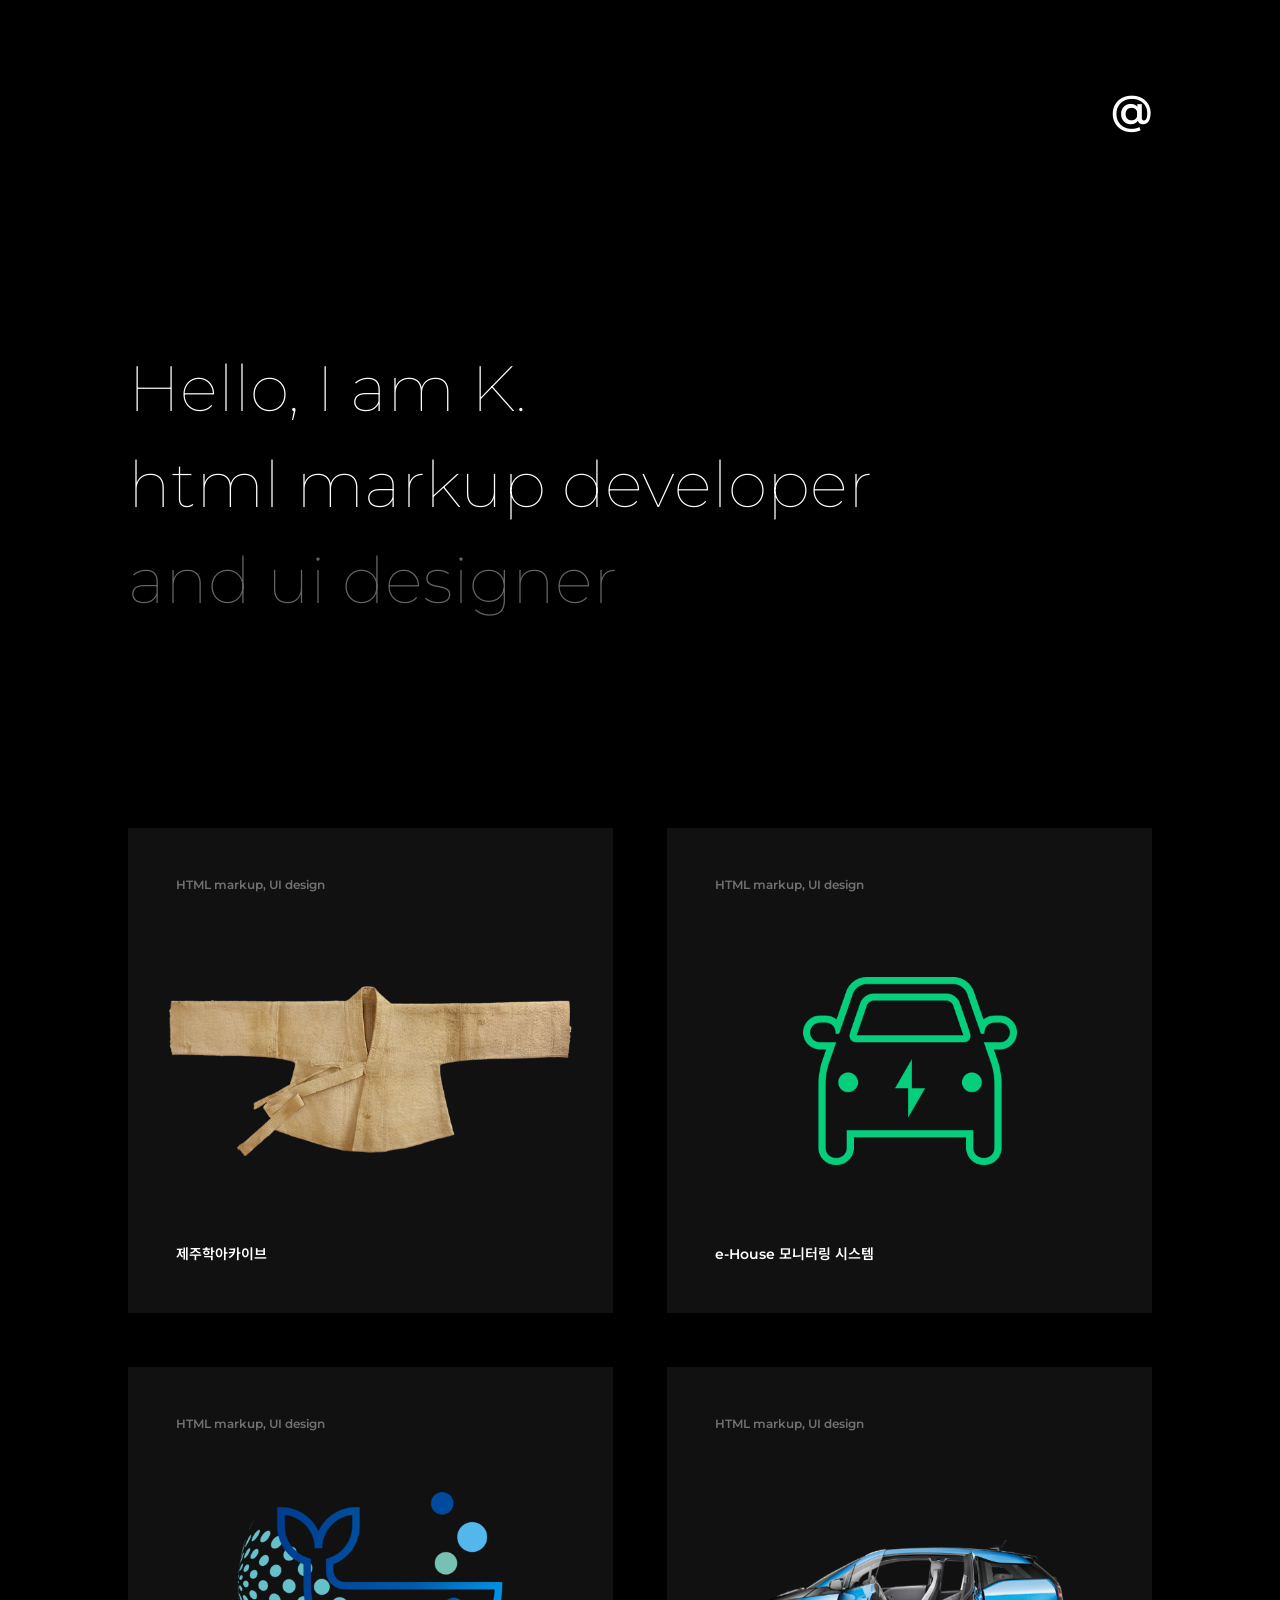
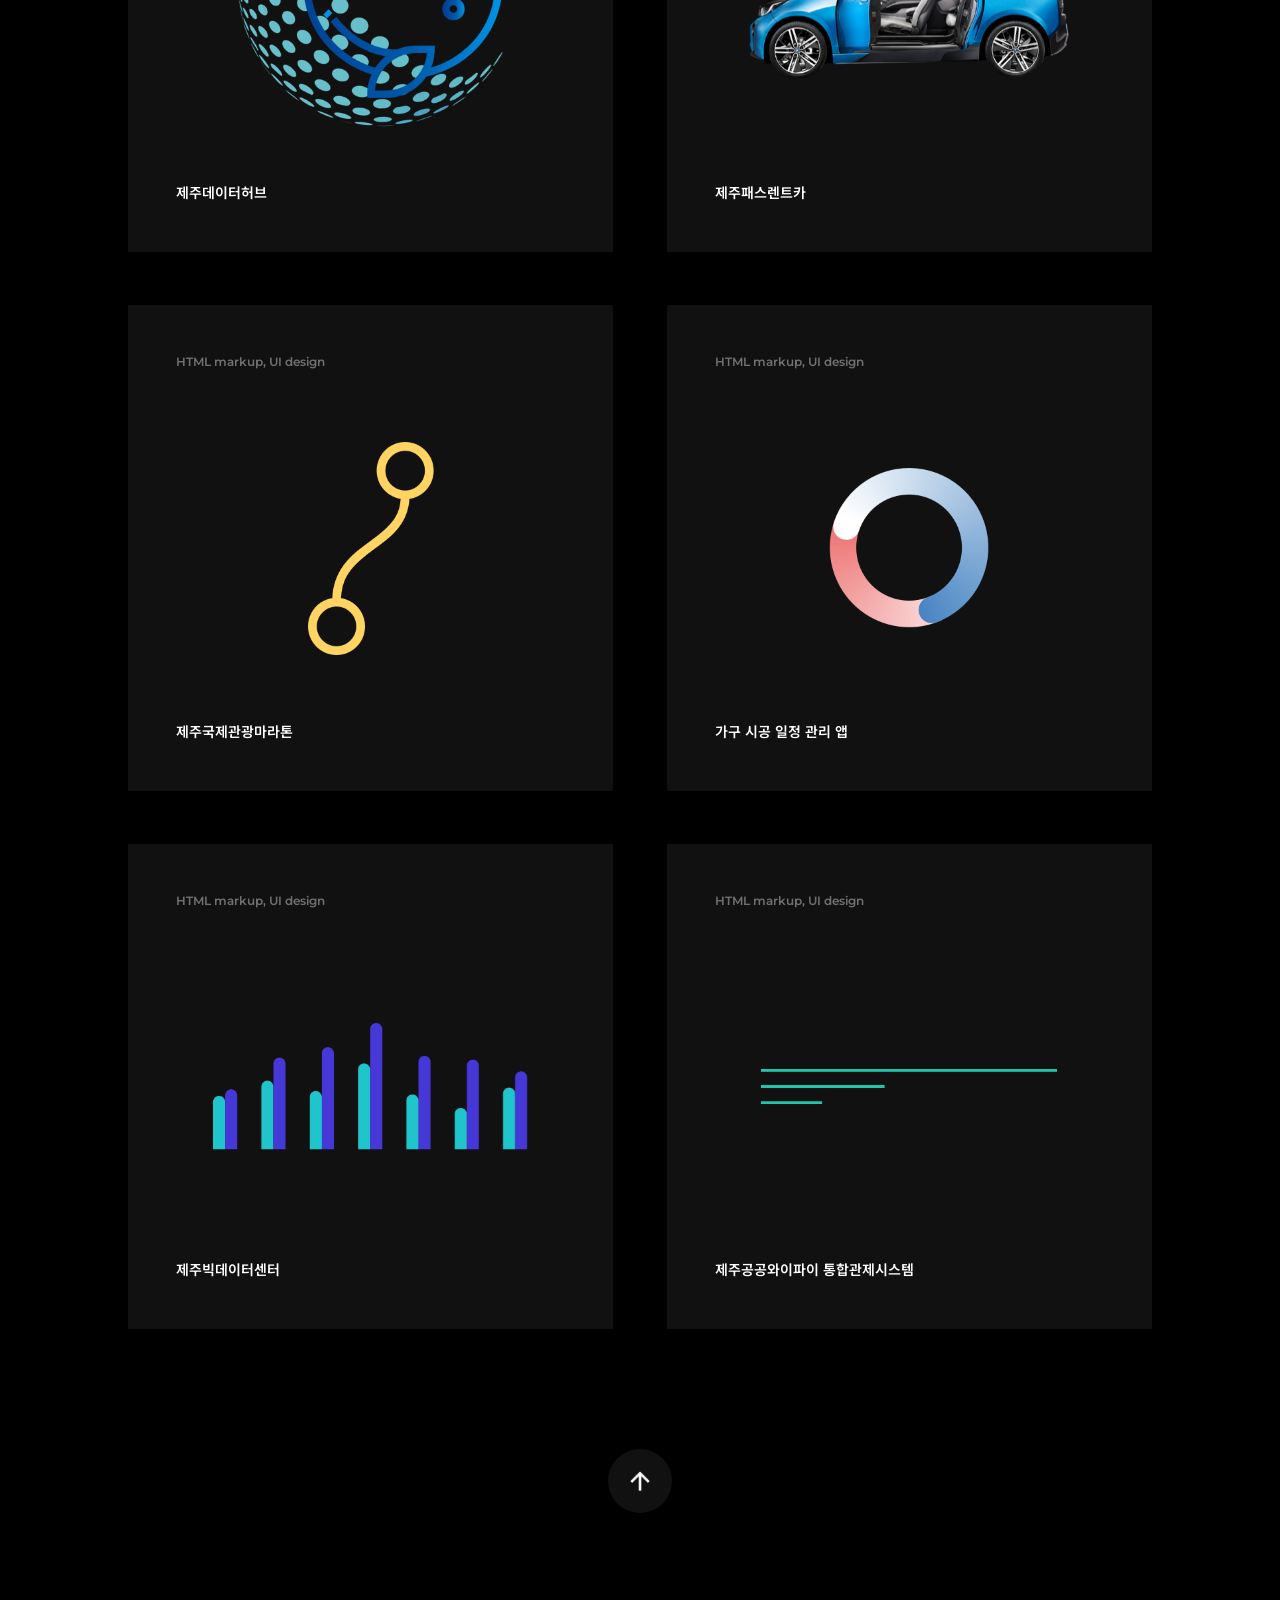
<file: index.html>
<!doctype html>
<html lang="ko">
<head>
<meta charset="utf-8">
<meta name="format-detection" content="telephone=no">
<meta http-equiv="X-UA-Compatible" content="IE=Edge">
<meta name="viewport" content="width=device-width, initial-scale=1.0">
<meta name="robots" content="ALL">
<meta name="googlebot" content="ALL">
<meta name="description" content="hello, I am K. html markup developer and web ui designer">
<meta name="keywords" content="html,css,scss,markup,developer">
<meta name="Reply-To" content="wwwbykei@gmail.com">
<meta name="author" content="kei">

<link rel="apple-touch-icon" sizes="180x180" href="images/favicon/apple-touch-icon.png">
<link rel="icon" type="image/png" sizes="32x32" href="images/favicon/favicon-32x32.png">
<link rel="icon" type="image/png" sizes="16x16" href="images/favicon/favicon-16x16.png">
<link rel="manifest" href="images/favicon/site.webmanifest">
<link rel="mask-icon" href="images/favicon/safari-pinned-tab.svg" color="#000000">
<meta name="msapplication-TileColor" content="#000000">
<meta name="theme-color" content="#000000">

<meta property="og:site_name" content="k &dash; html markup developer">
<meta property="og:title" content="html markup portfolio by kei">
<meta property="og:description" content="hello, I am K. html markup developer and web ui designer">
<meta property="og:type" content="website">
<meta property="og:url" content="https://wwwbykei.github.io/works">
<meta property="og:image" content="https://wwwbykei.github.io/works/images/favicon/ogImage.png">

<title>k &dash; html markup developer</title>
<link rel="stylesheet" href="css/style.css">
<!--[if lt IE 9]>
<script src="js/respond.min.js"></script>
<script src="js/IE9.js"></script>
<![endif]-->
</head>

<body class="page-list">
<div id="system-top"></div>

<div class="wrap">
	<a href="mailto:wwwbykei@gmail.com?subject=&#91;작업%20문의&#93;&body=아래%20내용을%20작성해%20주시면%20자세하게%20답변드리겠습니다.%0A%0A1.%20작업%20범위%20(예:퍼블리싱,%20디자인%20등)%20:%0A%0A2.%20반응형%20여부%20:%0A%0A3.%20일정%20:%0A%0A4.%20상세%20내용%20:" target="_blank">&#64;</a>

	<div class="page-title">
		<h1>Hello, I am K.<br>html markup developer</h1>
		<p>and ui designer</p>
	</div>

	<ul class="list">
		<li class="list_item list_item-archive">
			<div>
				<a href="https://wwwbykei.github.io/archive" target="_blank">Live Preview</a>
				<a href="https://github.com/wwwbykei/archive" target="_blank">Source Code</a>
			</div>
			<p>HTML markup, UI design</p>
			<h3>제주학아카이브</h3>
		</li>
		<li class="list_item list_item-ehouse">
			<div>
				<a href="view-ehouse.html">Screenshots</a>
			</div>
			<p>HTML markup, UI design</p>
			<h3>e-House 모니터링 시스템</h3>
		</li>
		<li class="list_item list_item-datahub">
			<div>
				<a href="https://wwwbykei.github.io/datahub" target="_blank">Live Preview</a>
				<a href="https://github.com/wwwbykei/datahub" target="_blank">Source Code</a>
			</div>
			<p>HTML markup, UI design</p>
			<h3>제주데이터허브</h3>
		</li>
		<li class="list_item list_item-rentcar">
			<div>
				<a href="view-rentcar.html">Screenshots</a>
			</div>
			<p>HTML markup, UI design</p>
			<h3>제주패스렌트카</h3>
		</li>
		<li class="list_item list_item-marathon">
			<div>
				<a href="view-marathon.html">Screenshots</a>
			</div>
			<p>HTML markup, UI design</p>
			<h3>제주국제관광마라톤</h3>
		</li>
		<li class="list_item list_item-cm">
			<div>
				<a href="view-cm.html">Screenshots</a>
			</div>
			<p>HTML markup, UI design</p>
			<h3>가구 시공 일정 관리 앱</h3>
		</li>
		<li class="list_item list_item-bigdata">
			<div>
				<a href="https://wwwbykei.github.io/bigdata" target="_blank">Live Preview</a>
				<a href="https://github.com/wwwbykei/bigdata" target="_blank">Source Code</a>
			</div>
			<p>HTML markup, UI design</p>
			<h3>제주빅데이터센터</h3>
		</li>
		<li class="list_item list_item-dashboard">
			<div>
				<a href="https://wwwbykei.github.io/dashboard" target="_blank">Live Preview</a>
				<a href="https://github.com/wwwbykei/dashboard" target="_blank">Source Code</a>
			</div>
			<p>HTML markup, UI design</p>
			<h3>제주공공와이파이 통합관제시스템</h3>
		</li>
	</ul>

	<a href="#system-top" class="btn-icon icon-arrow-upward">gotop</a>
</div><!--//wrap-->

</body>
</html>
</file>
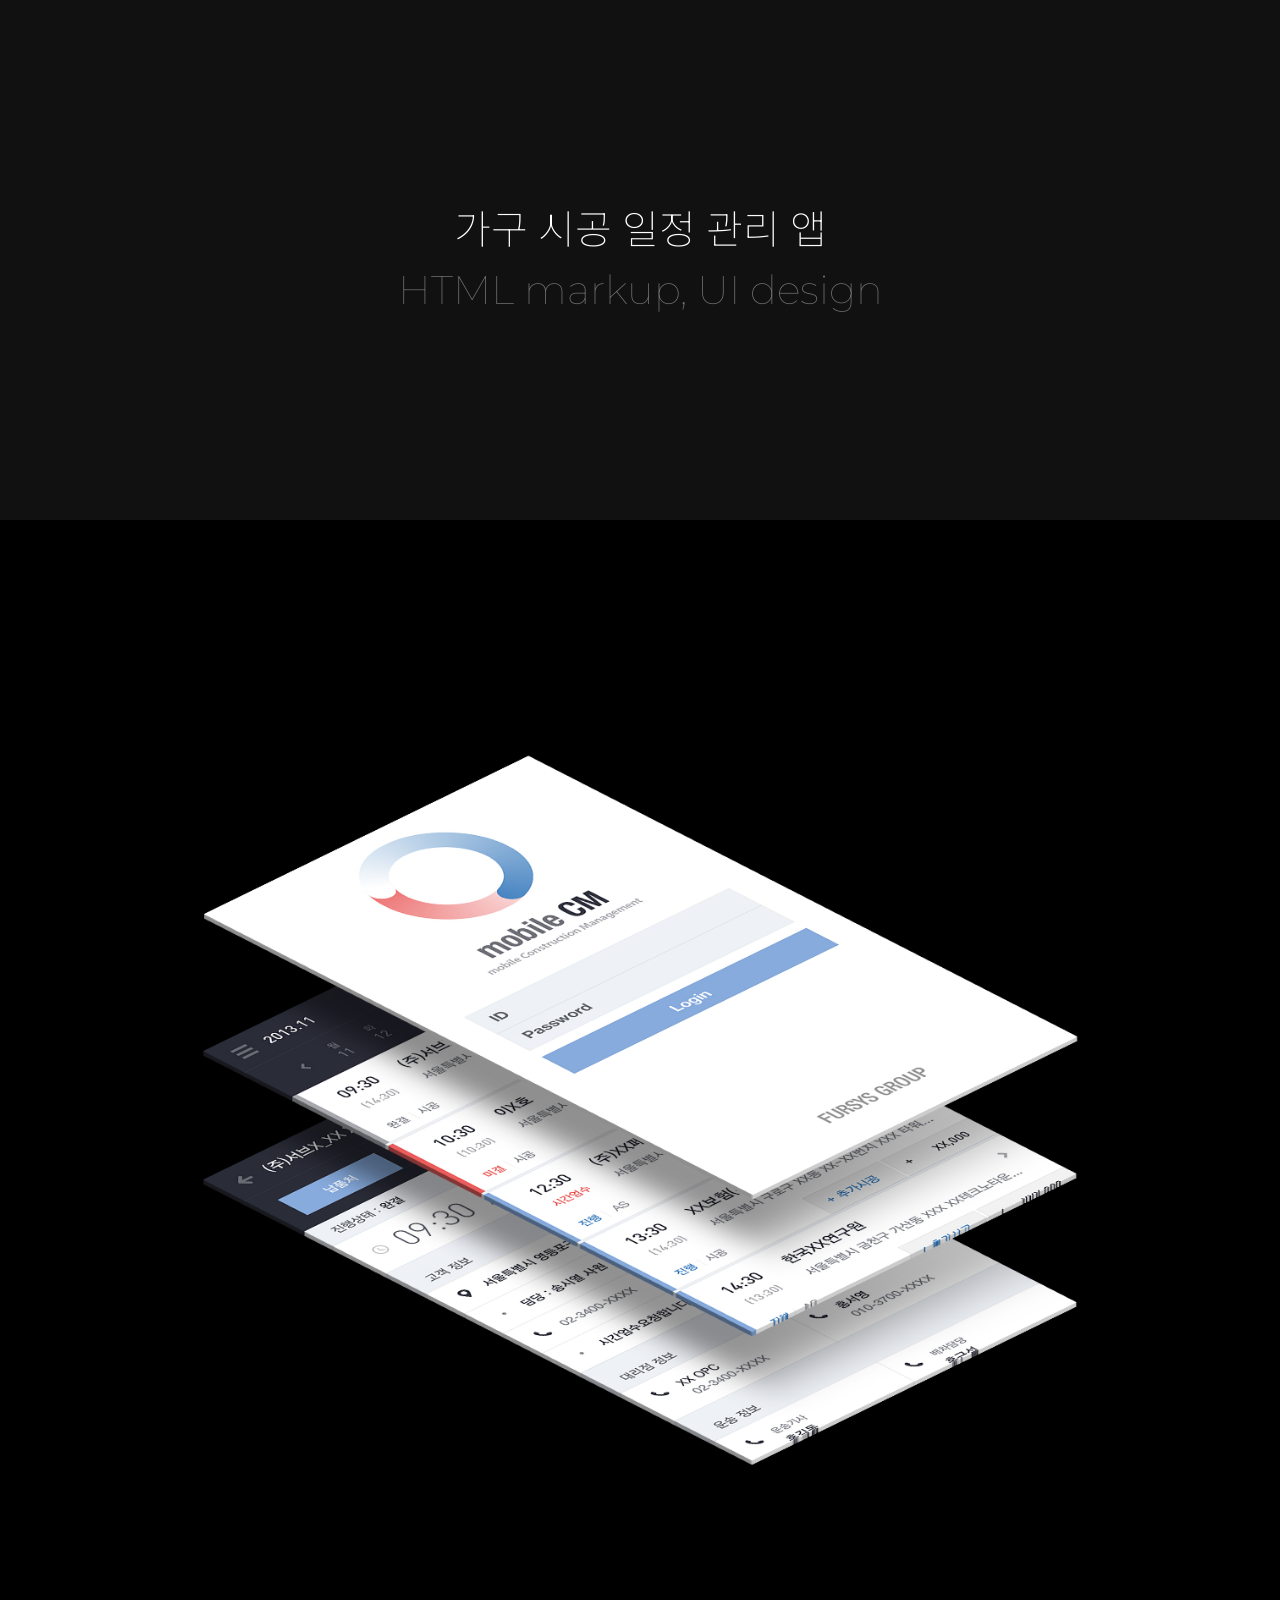
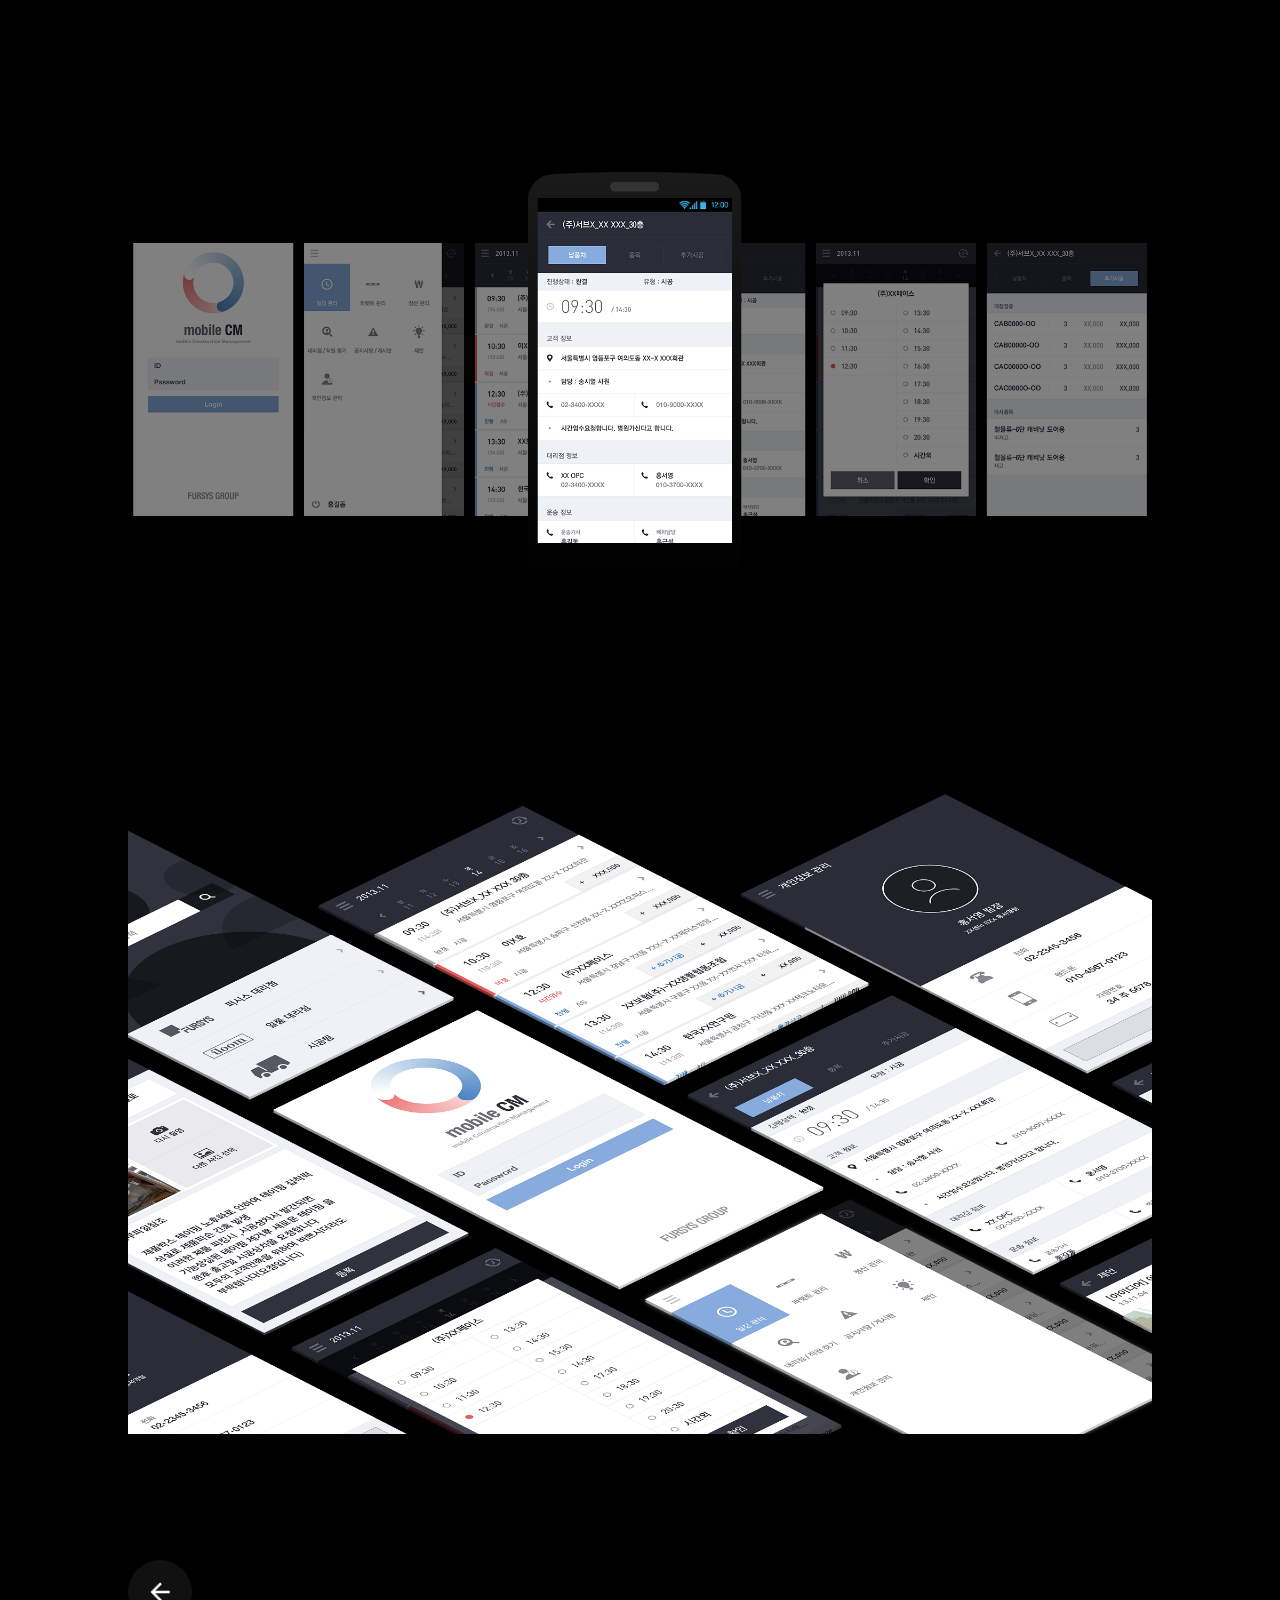
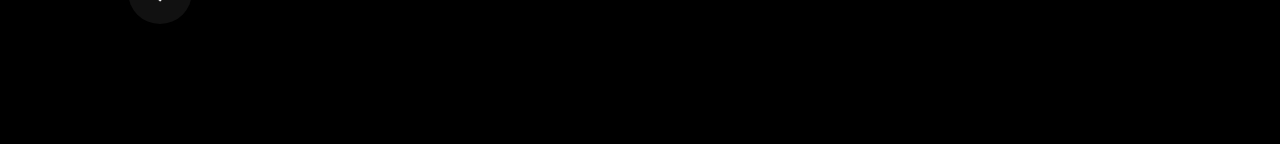
<file: view-cm.html>
<!doctype html>
<html lang="ko">
<head>
<meta charset="utf-8">
<meta name="format-detection" content="telephone=no">
<meta http-equiv="X-UA-Compatible" content="IE=Edge">
<meta name="viewport" content="width=device-width, initial-scale=1.0">
<meta name="robots" content="ALL">
<meta name="googlebot" content="ALL">
<meta name="description" content="hello, I am K. html markup developer and web ui design">
<meta name="keywords" content="html,css,scss,markup,developer">
<meta name="Reply-To" content="wwwbykei@gmail.com">
<meta name="author" content="kei">

<link rel="apple-touch-icon" sizes="180x180" href="images/favicon/apple-touch-icon.png">
<link rel="icon" type="image/png" sizes="32x32" href="images/favicon/favicon-32x32.png">
<link rel="icon" type="image/png" sizes="16x16" href="images/favicon/favicon-16x16.png">
<link rel="manifest" href="images/favicon/site.webmanifest">
<link rel="mask-icon" href="images/favicon/safari-pinned-tab.svg" color="#000000">
<meta name="msapplication-TileColor" content="#000000">
<meta name="theme-color" content="#000000">

<meta property="og:site_name" content="k &dash; html markup developer">
<meta property="og:title" content="html markup portfolio by kei">
<meta property="og:description" content="hello, I am K. html markup developer and web ui design">
<meta property="og:type" content="website">
<meta property="og:url" content="https://wwwbykei.github.io/works">
<meta property="og:image" content="https://wwwbykei.github.io/works/images/favicon/ogImage.png">

<title>가구 시공 일정 관리 앱 &dash; by k</title>
<link rel="stylesheet" href="css/style.css">
<!--[if lt IE 9]>
<script src="js/respond.min.js"></script>
<script src="js/IE9.js"></script>
<![endif]-->
</head>

<body class="page-view">

<div class="page-title">
	<div class="wrap>">
		<h1>가구 시공 일정 관리 앱</h1>
		<p>HTML markup, UI design</p>
	</div>
</div>

<div class="wrap">
	<ul class="list">
		<li>
			<img src="images/cm-10.png" alt="">
		</li>
		<li>
			<img src="images/cm-20.png" alt="">
		</li>
		<li>
			<img src="images/cm-30.png" alt="">
		</li>
	</ul>

	<a href="index.html" class="btn-icon icon-arrow-backward">목록으로</a>
</div>

</body>
</html>
</file>
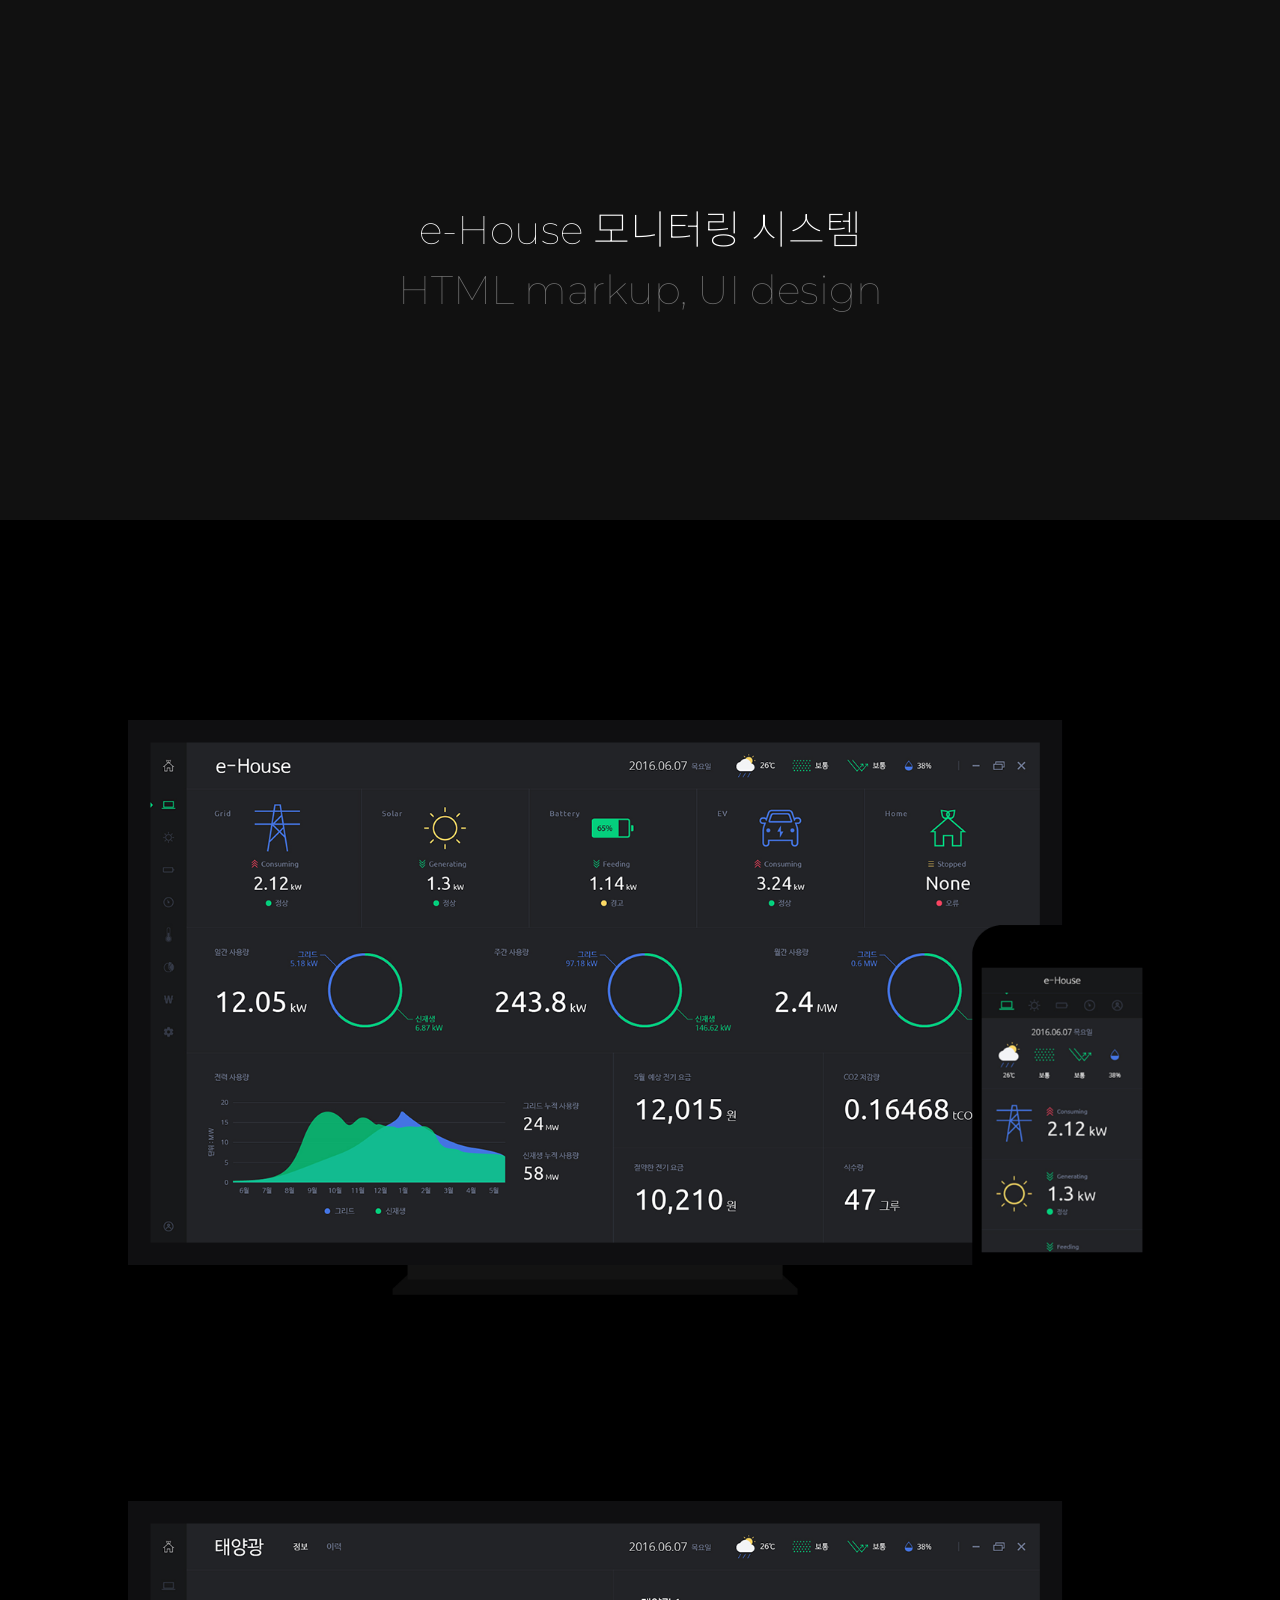
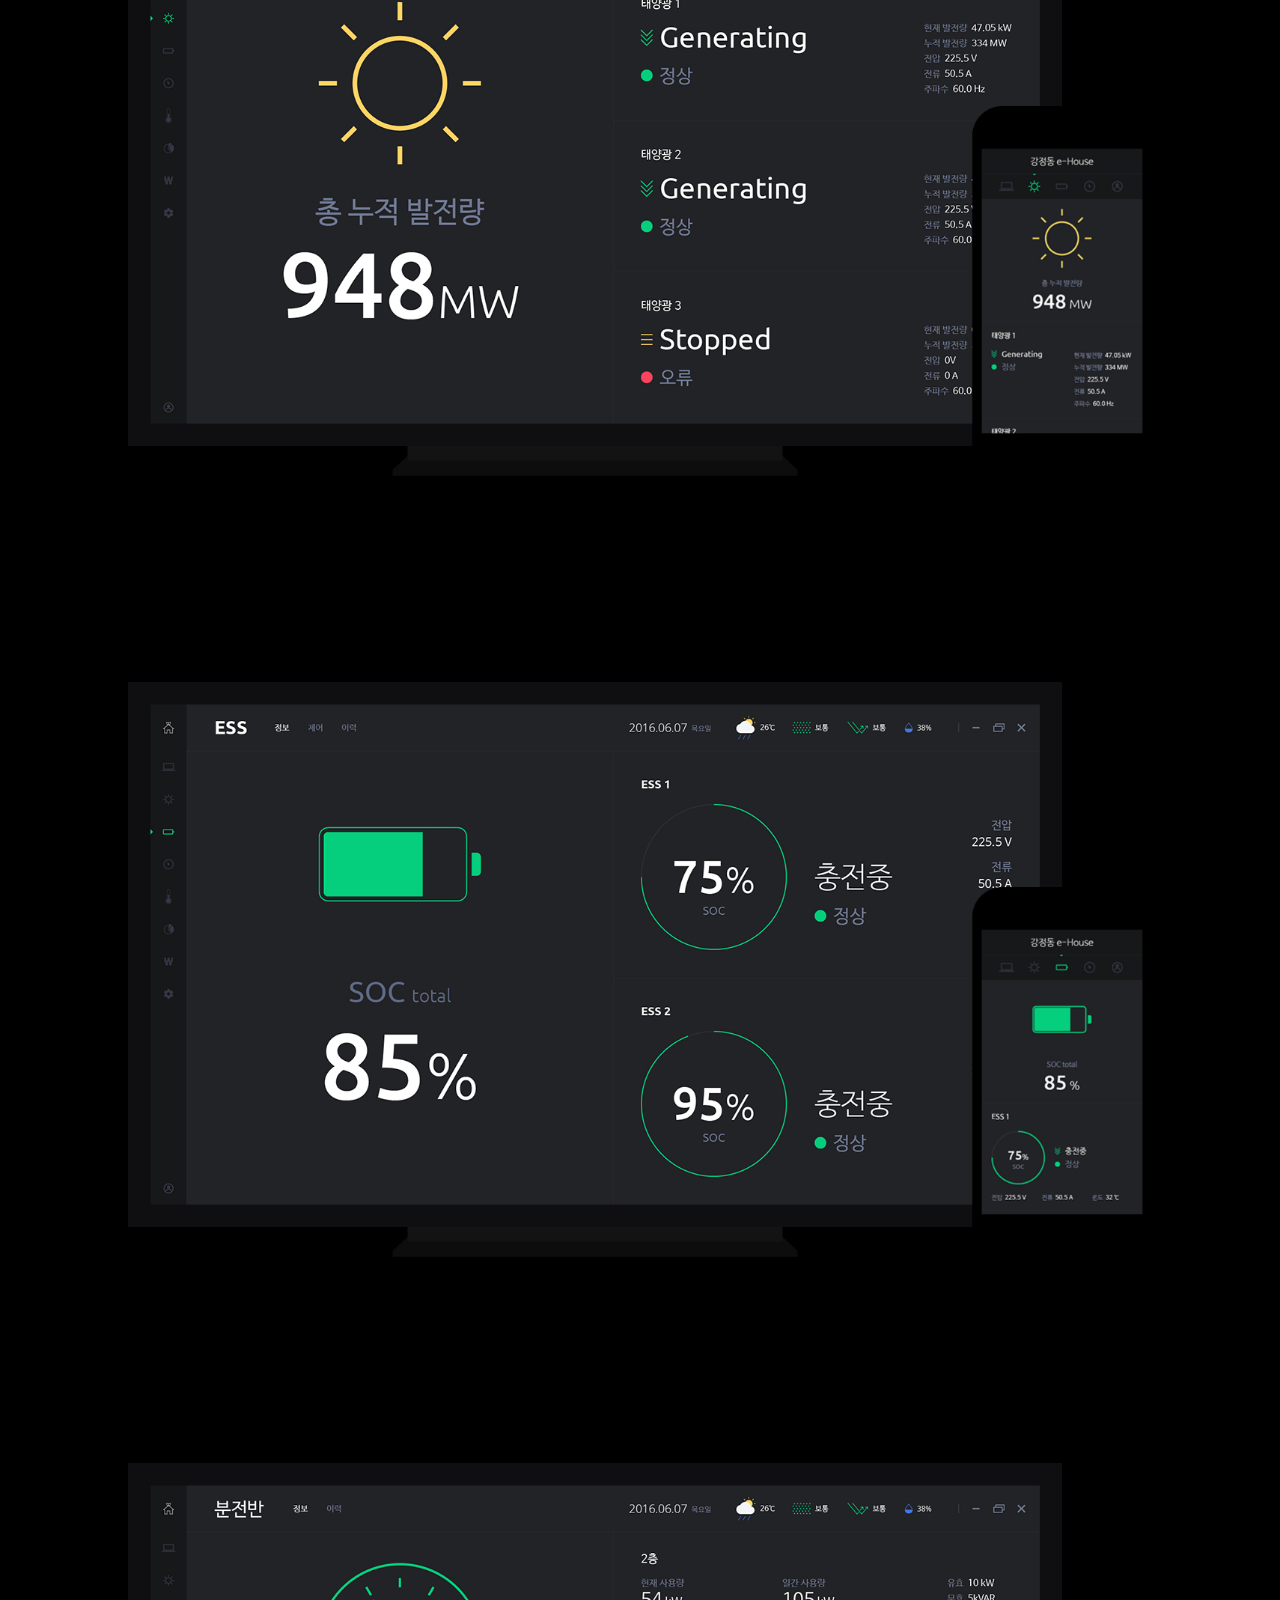
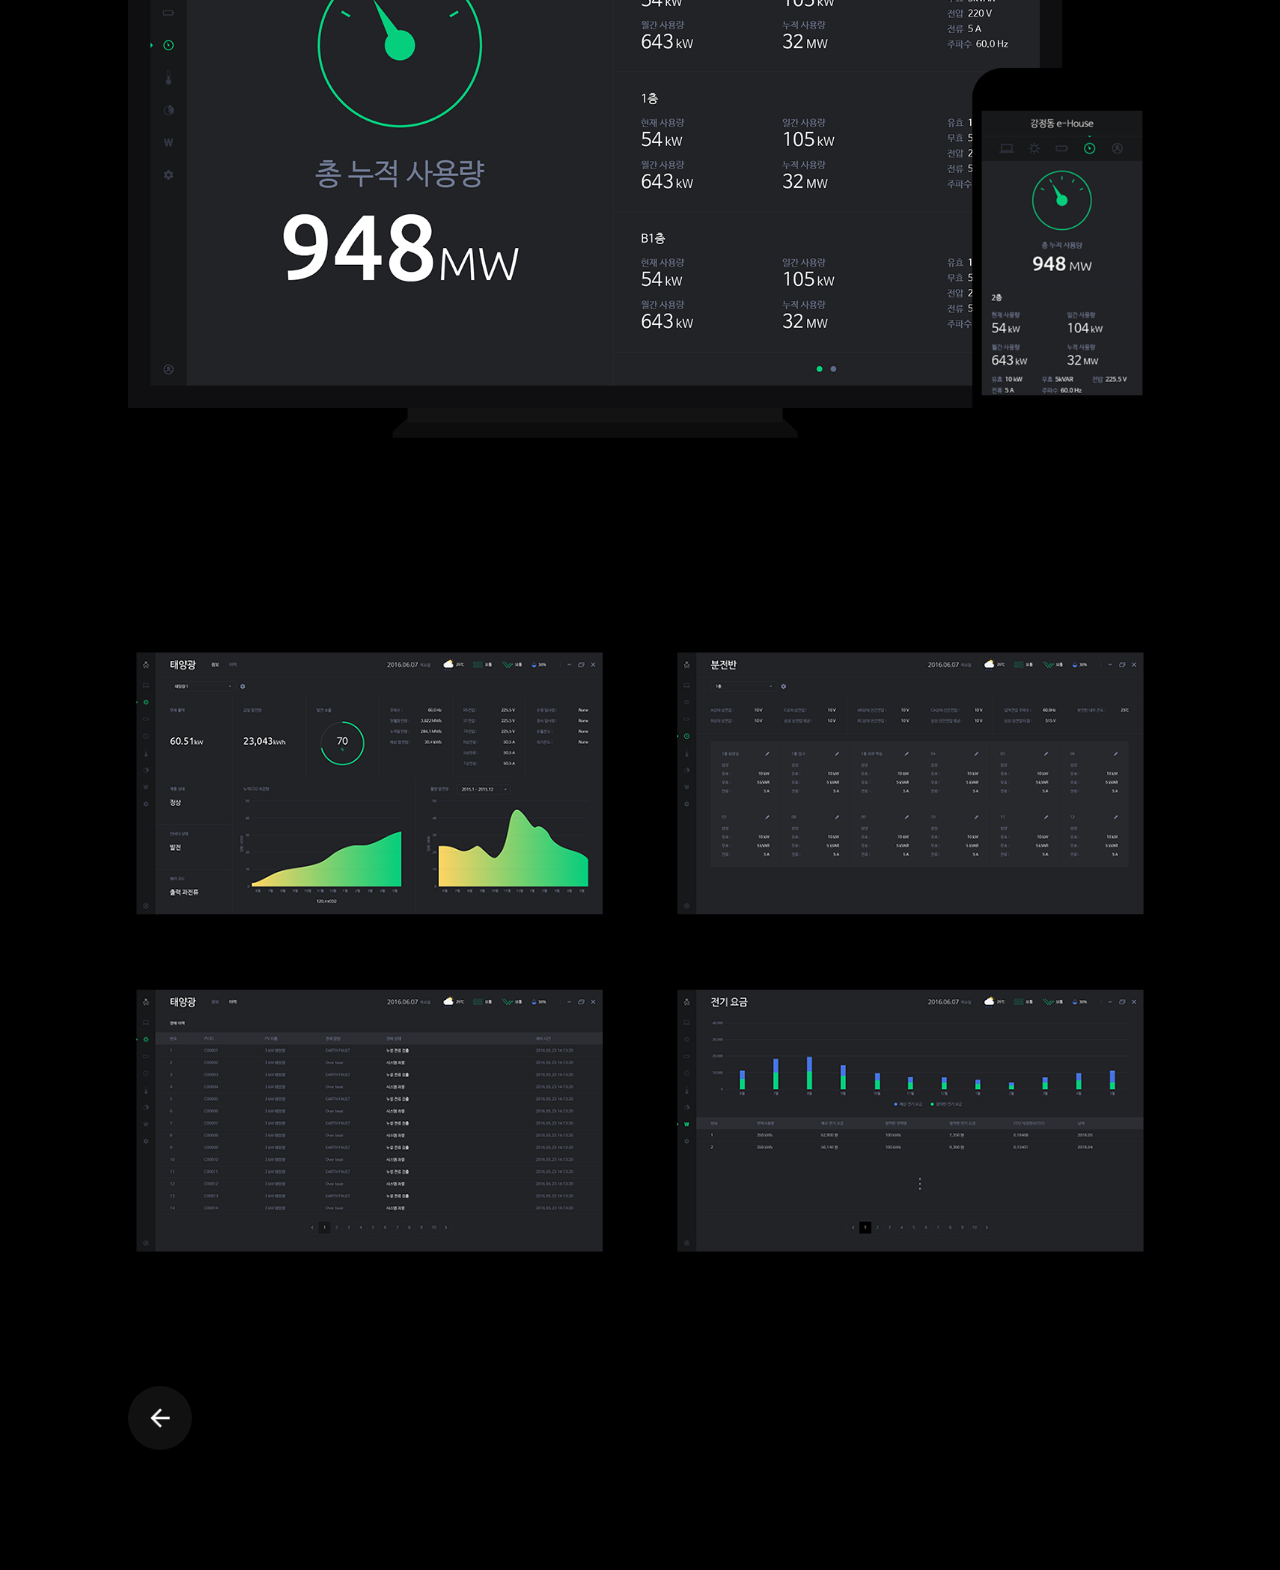
<file: view-ehouse.html>
<!doctype html>
<html lang="ko">
<head>
<meta charset="utf-8">
<meta name="format-detection" content="telephone=no">
<meta http-equiv="X-UA-Compatible" content="IE=Edge">
<meta name="viewport" content="width=device-width, initial-scale=1.0">
<meta name="robots" content="ALL">
<meta name="googlebot" content="ALL">
<meta name="description" content="hello, I am K. html markup developer and web ui design">
<meta name="keywords" content="html,css,scss,markup,developer">
<meta name="Reply-To" content="wwwbykei@gmail.com">
<meta name="author" content="kei">

<link rel="apple-touch-icon" sizes="180x180" href="images/favicon/apple-touch-icon.png">
<link rel="icon" type="image/png" sizes="32x32" href="images/favicon/favicon-32x32.png">
<link rel="icon" type="image/png" sizes="16x16" href="images/favicon/favicon-16x16.png">
<link rel="manifest" href="images/favicon/site.webmanifest">
<link rel="mask-icon" href="images/favicon/safari-pinned-tab.svg" color="#000000">
<meta name="msapplication-TileColor" content="#000000">
<meta name="theme-color" content="#000000">

<meta property="og:site_name" content="k &dash; html markup developer">
<meta property="og:title" content="html markup portfolio by kei">
<meta property="og:description" content="hello, I am K. html markup developer and web ui design">
<meta property="og:type" content="website">
<meta property="og:url" content="https://wwwbykei.github.io/works">
<meta property="og:image" content="https://wwwbykei.github.io/works/images/favicon/ogImage.png">

<title>e-House 모니터링 시스템 &dash; by k</title>
<link rel="stylesheet" href="css/style.css">
<!--[if lt IE 9]>
<script src="js/respond.min.js"></script>
<script src="js/IE9.js"></script>
<![endif]-->
</head>

<body class="page-view">

<div class="page-title">
	<div class="wrap>">
		<h1>e-House 모니터링 시스템</h1>
		<p>HTML markup, UI design</p>
	</div>
</div>

<div class="wrap">
	<ul class="list">
		<li>
			<img src="images/ehouse-10.png" alt="">
		</li>
		<li>
			<img src="images/ehouse-20.png" alt="">
		</li>
		<li>
			<img src="images/ehouse-30.png" alt="">
		</li>
		<li>
			<img src="images/ehouse-40.png" alt="">
		</li>
		<li>
			<img src="images/ehouse-50.png" alt="">
		</li>
	</ul>

	<a href="index.html" class="btn-icon icon-arrow-backward">목록으로</a>
</div>

</body>
</html>
</file>
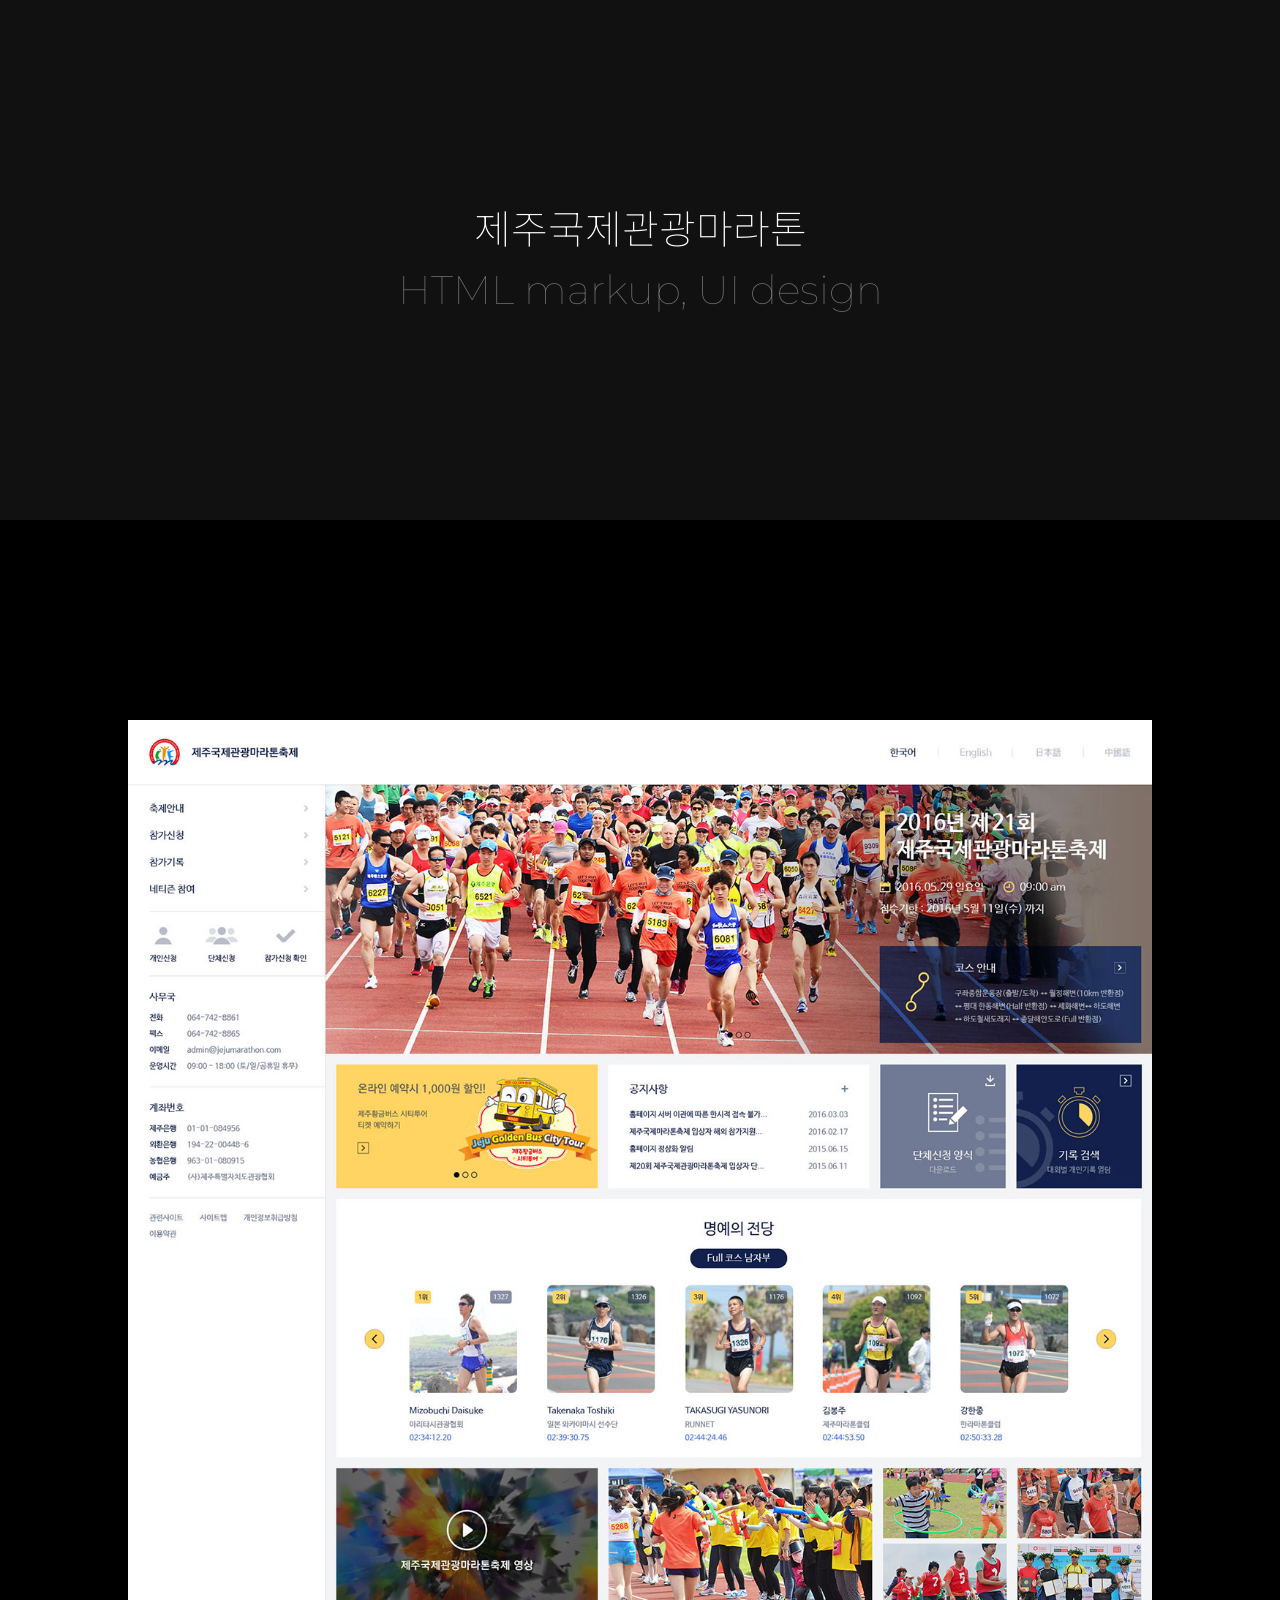
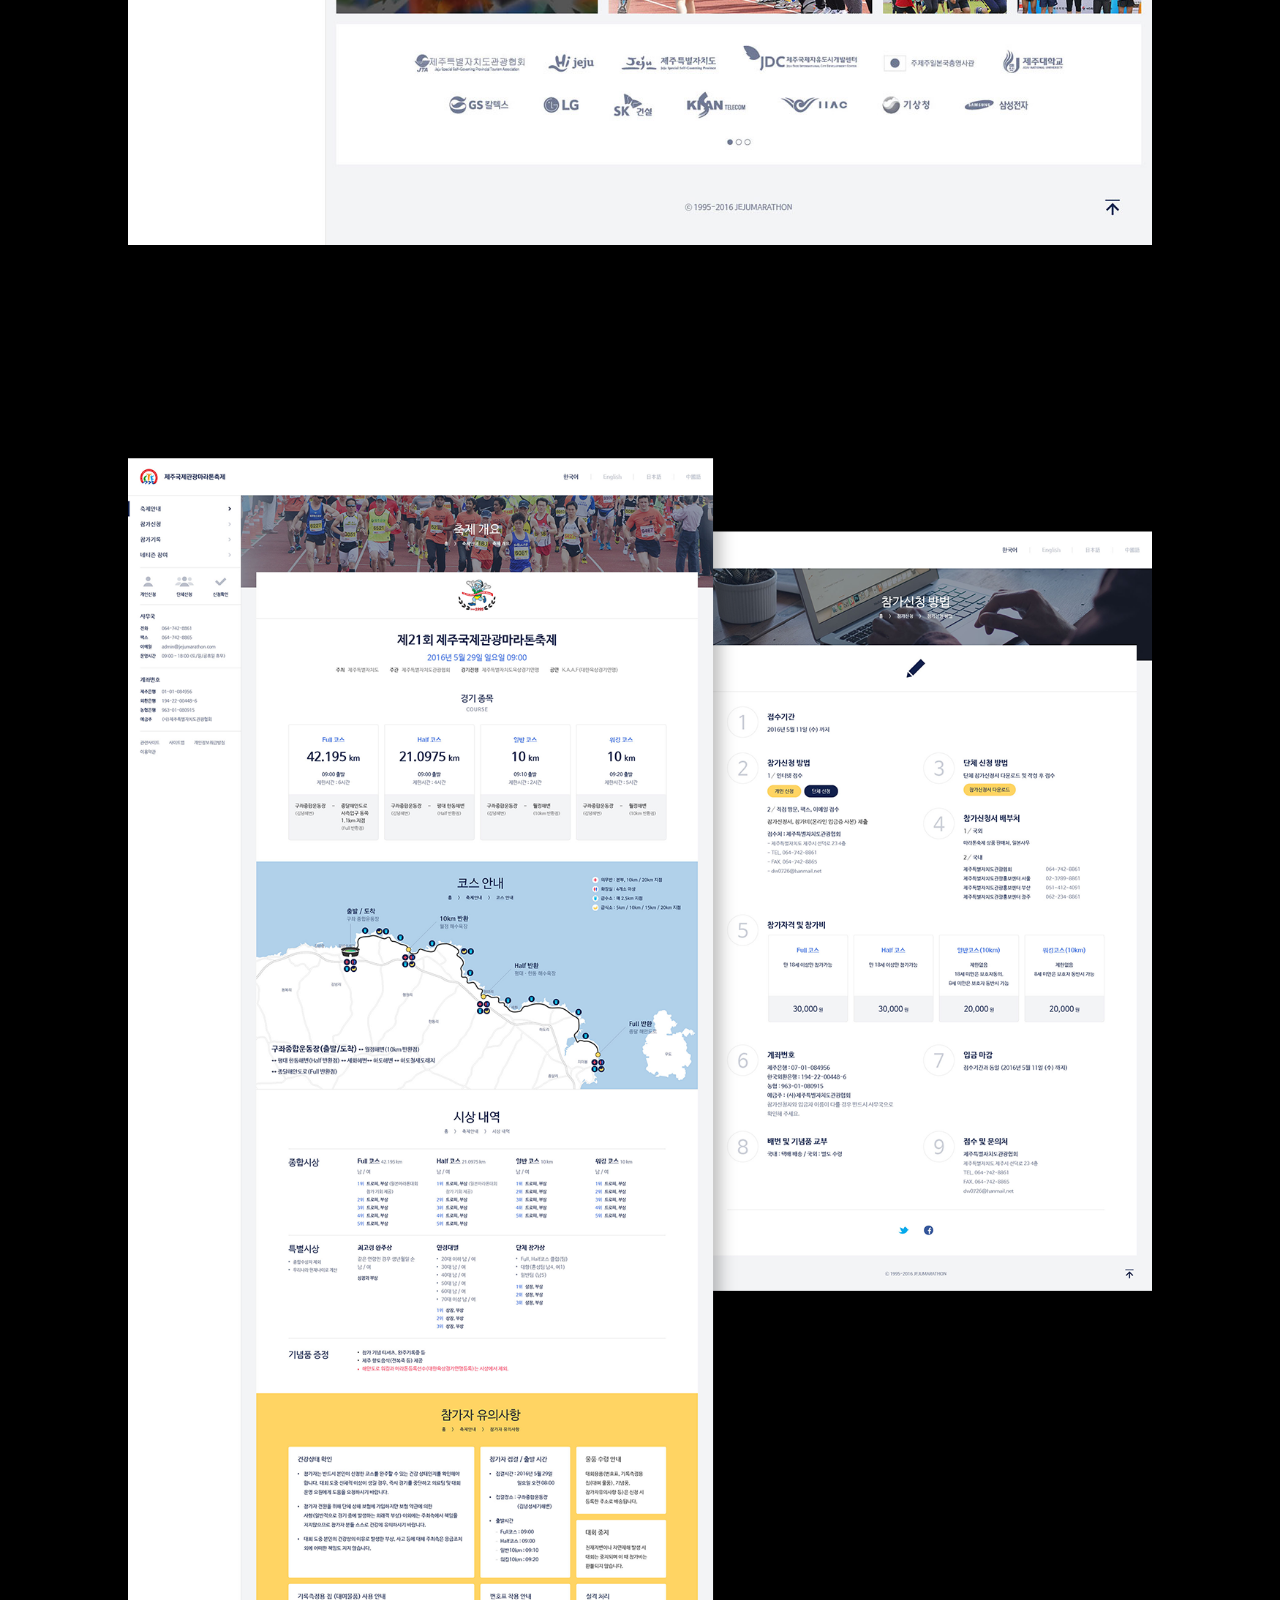
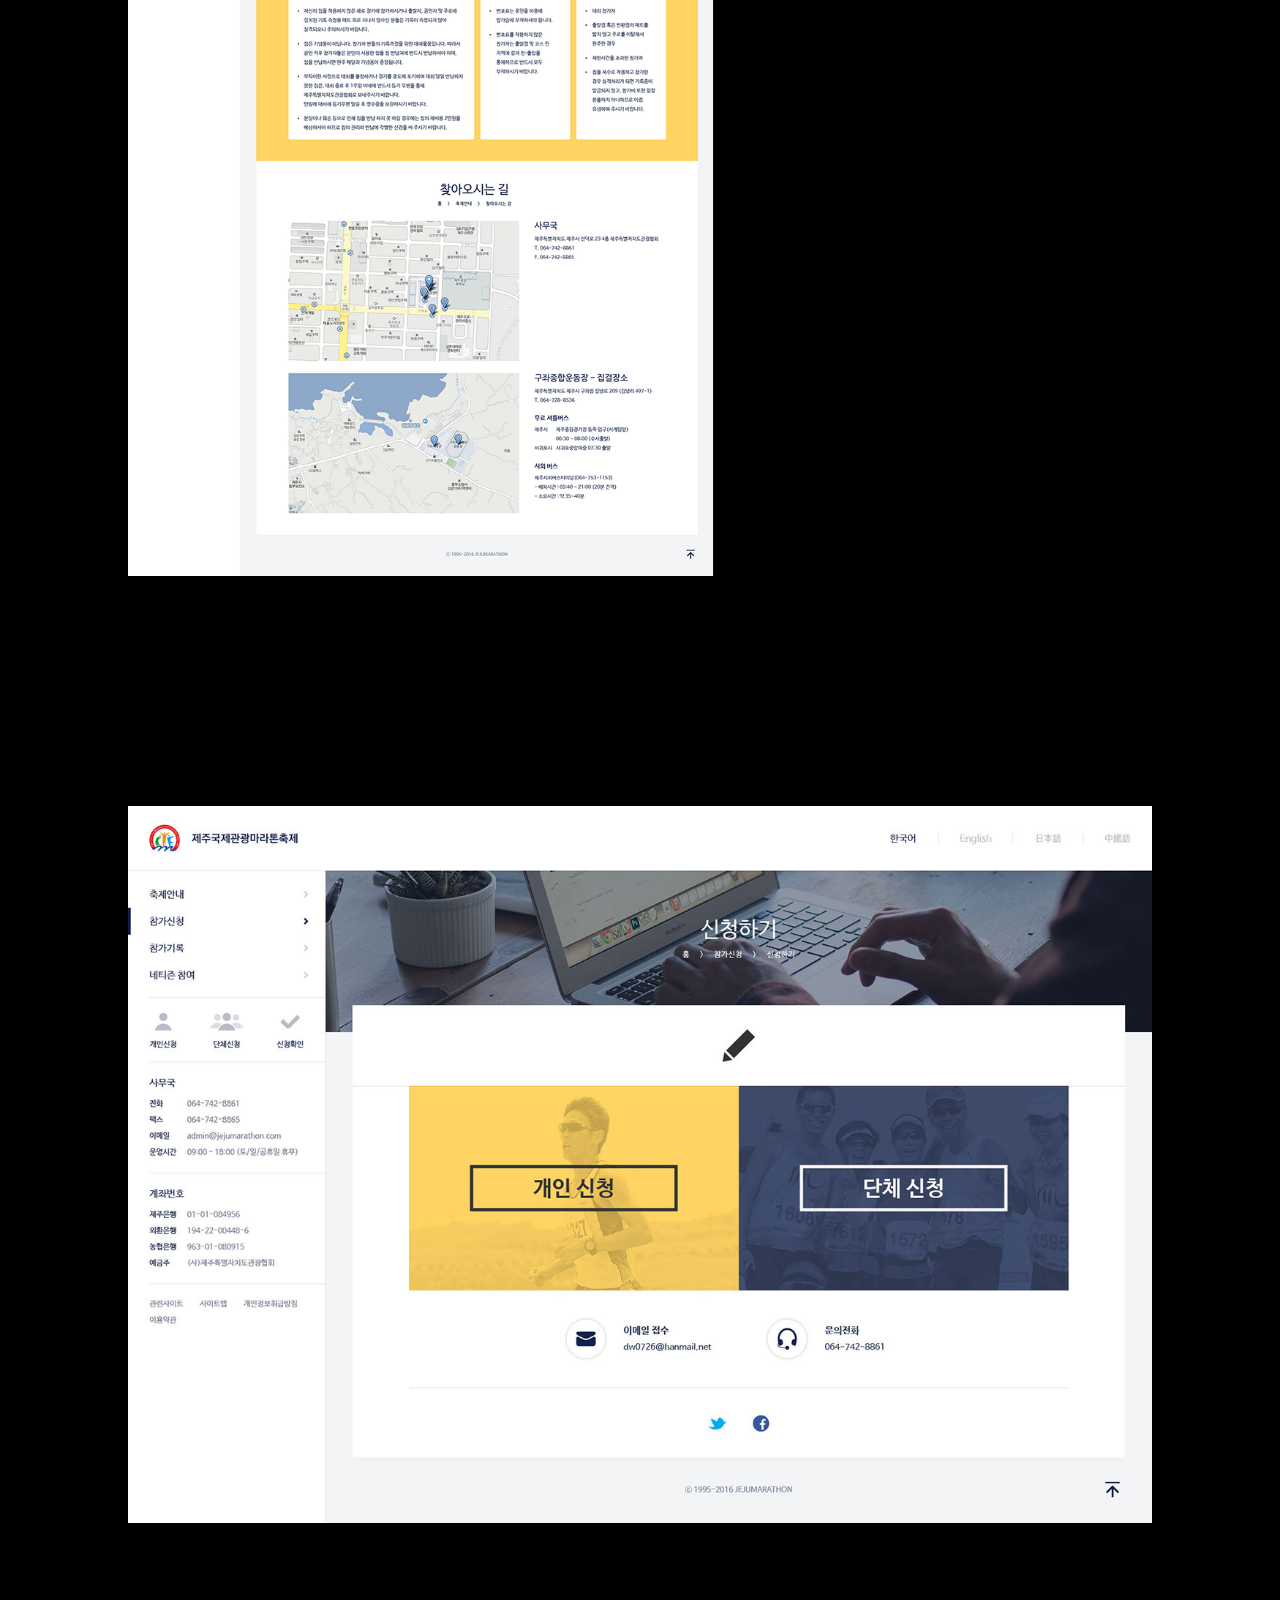
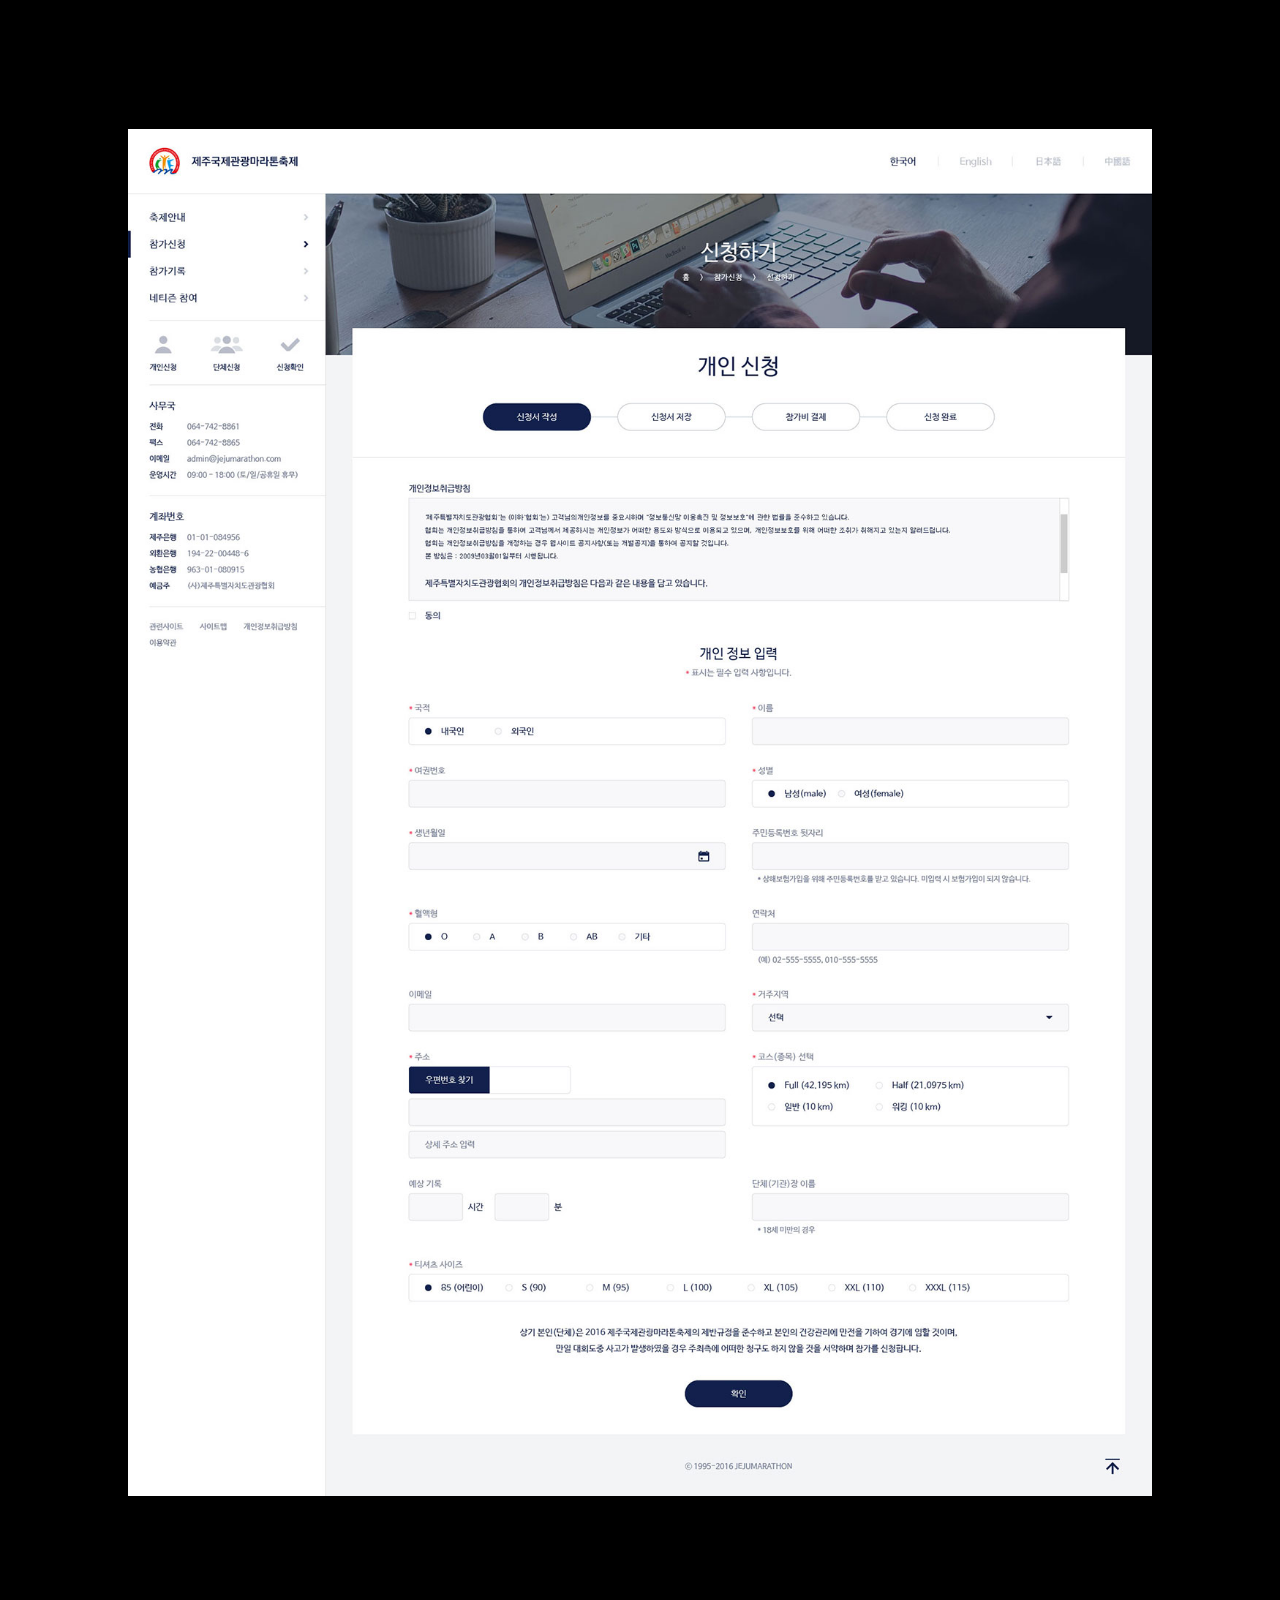
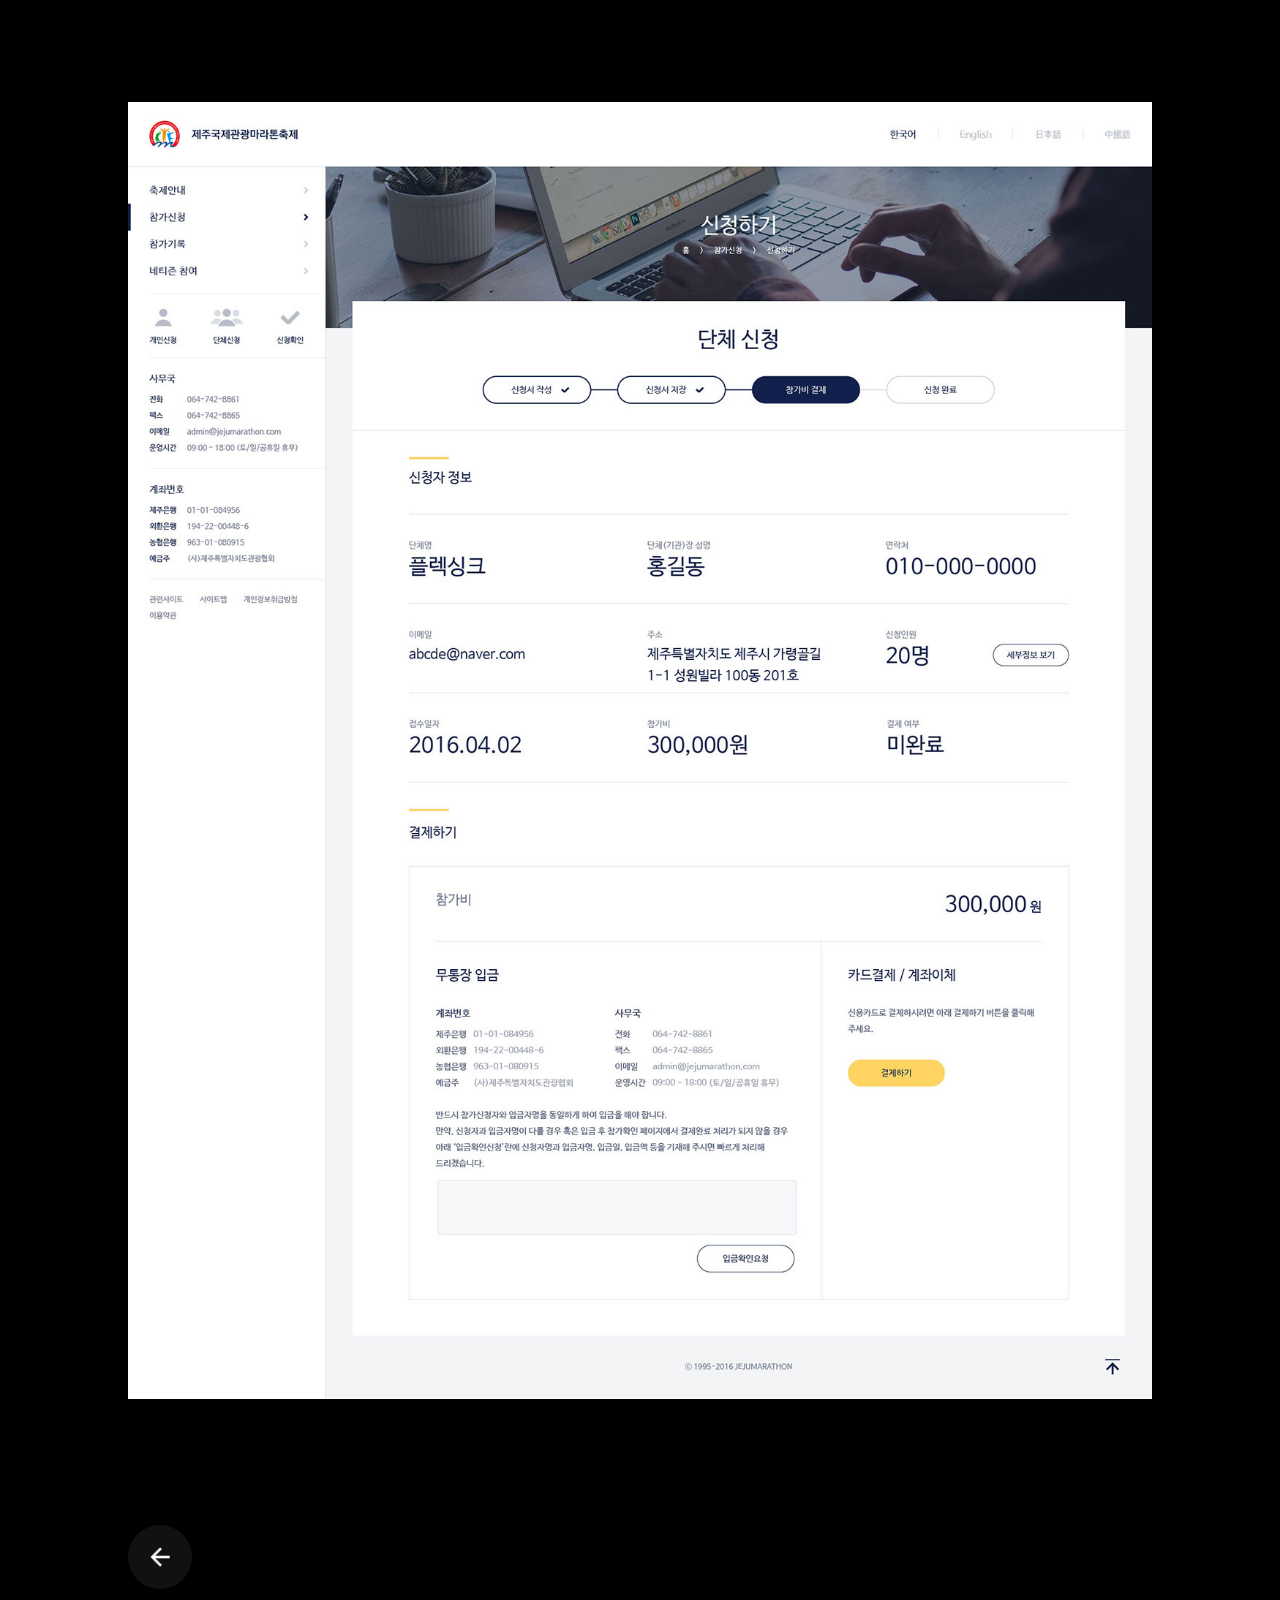
<file: view-marathon.html>
<!doctype html>
<html lang="ko">
<head>
<meta charset="utf-8">
<meta name="format-detection" content="telephone=no">
<meta http-equiv="X-UA-Compatible" content="IE=Edge">
<meta name="viewport" content="width=device-width, initial-scale=1.0">
<meta name="robots" content="ALL">
<meta name="googlebot" content="ALL">
<meta name="description" content="hello, I am K. html markup developer and web ui design">
<meta name="keywords" content="html,css,scss,markup,developer">
<meta name="Reply-To" content="wwwbykei@gmail.com">
<meta name="author" content="kei">

<link rel="apple-touch-icon" sizes="180x180" href="images/favicon/apple-touch-icon.png">
<link rel="icon" type="image/png" sizes="32x32" href="images/favicon/favicon-32x32.png">
<link rel="icon" type="image/png" sizes="16x16" href="images/favicon/favicon-16x16.png">
<link rel="manifest" href="images/favicon/site.webmanifest">
<link rel="mask-icon" href="images/favicon/safari-pinned-tab.svg" color="#000000">
<meta name="msapplication-TileColor" content="#000000">
<meta name="theme-color" content="#000000">

<meta property="og:site_name" content="k &dash; html markup developer">
<meta property="og:title" content="html markup portfolio by kei">
<meta property="og:description" content="hello, I am K. html markup developer and web ui design">
<meta property="og:type" content="website">
<meta property="og:url" content="https://wwwbykei.github.io/works">
<meta property="og:image" content="https://wwwbykei.github.io/works/images/favicon/ogImage.png">

<title>제주국제관광마라톤 &dash; by k</title>
<link rel="stylesheet" href="css/style.css">
<!--[if lt IE 9]>
<script src="js/respond.min.js"></script>
<script src="js/IE9.js"></script>
<![endif]-->
</head>

<body class="page-view">

<div class="page-title">
	<div class="wrap>">
		<h1>제주국제관광마라톤</h1>
		<p>HTML markup, UI design</p>
	</div>
</div>

<div class="wrap">
	<ul class="list">
		<li>
			<img src="images/marathon-10.jpg" alt="">
		</li>
		<li>
			<img src="images/marathon-20.png" alt="">
		</li>
		<li>
			<img src="images/marathon-30.jpg" alt="">
		</li>
		<li>
			<img src="images/marathon-40.jpg" alt="">
		</li>
		<li>
			<img src="images/marathon-50.jpg" alt="">
		</li>
	</ul>

	<a href="index.html" class="btn-icon icon-arrow-backward">목록으로</a>
</div>

</body>
</html>
</file>
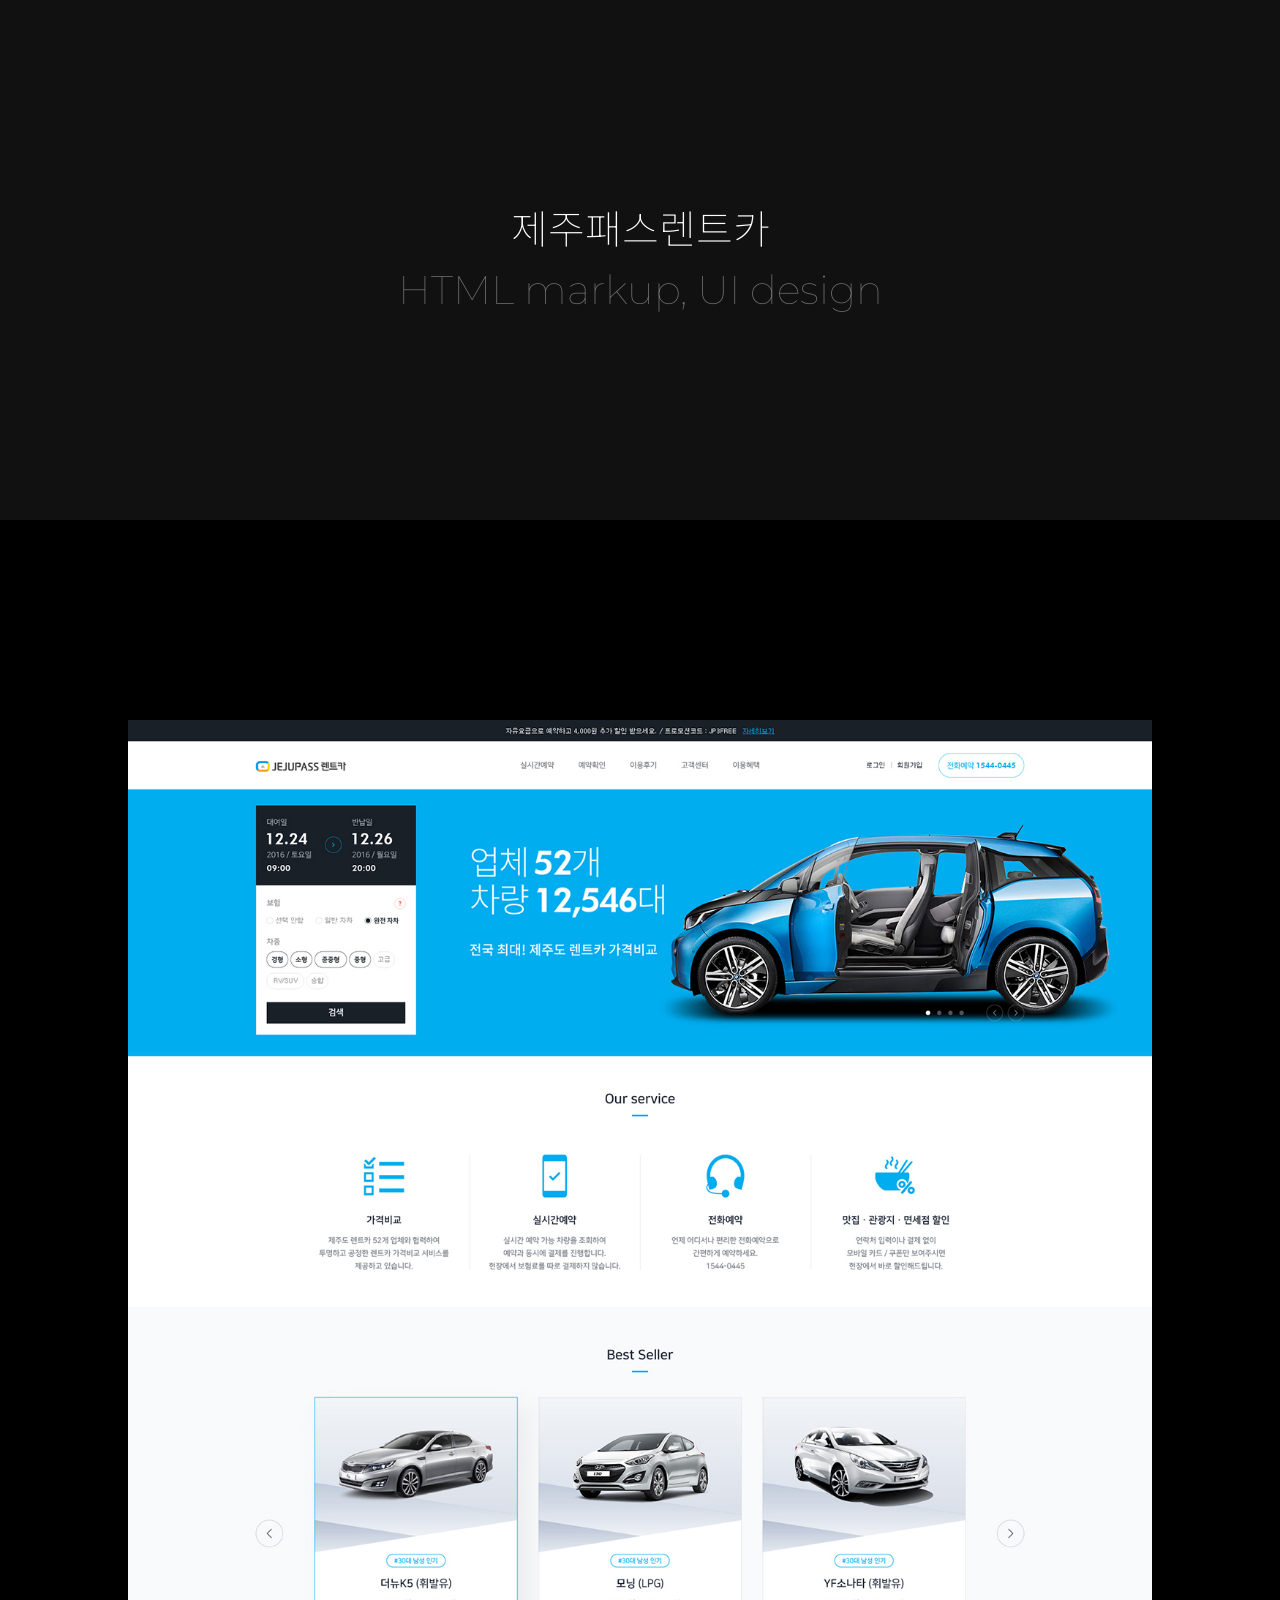
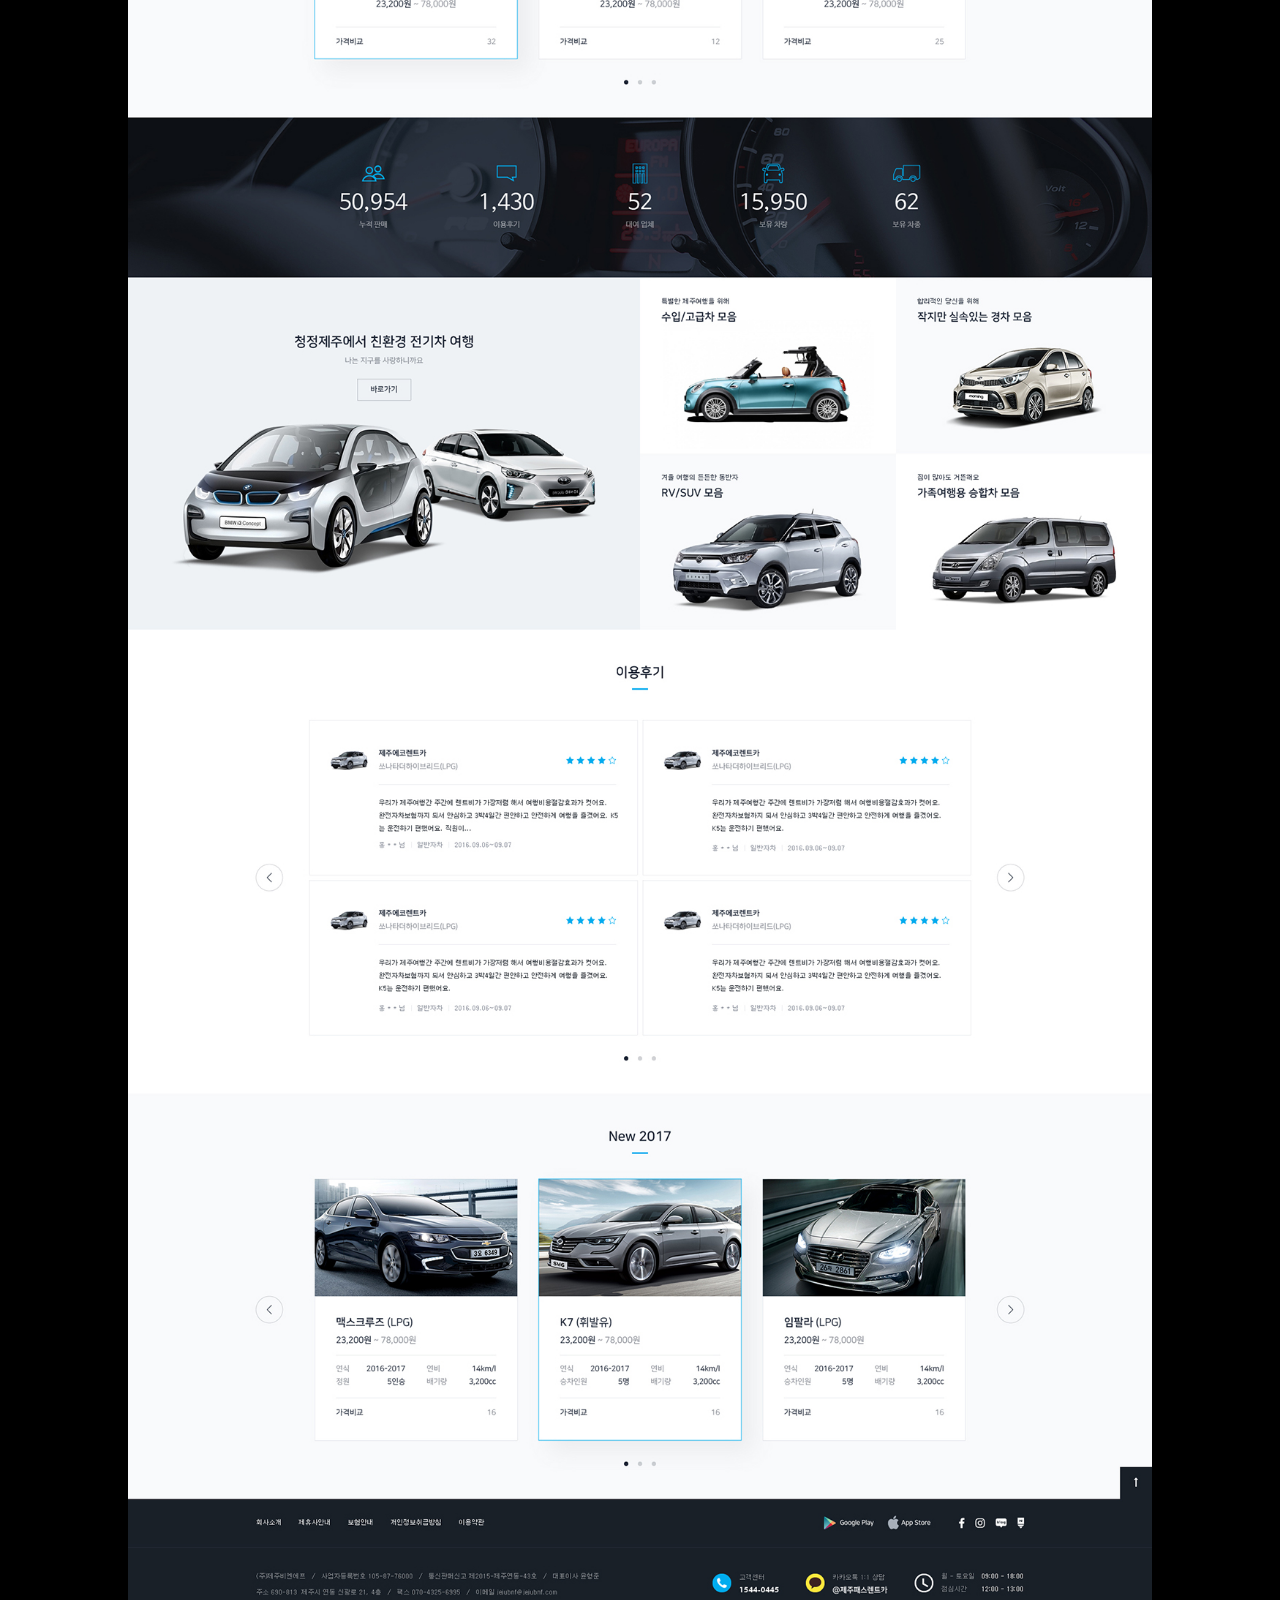
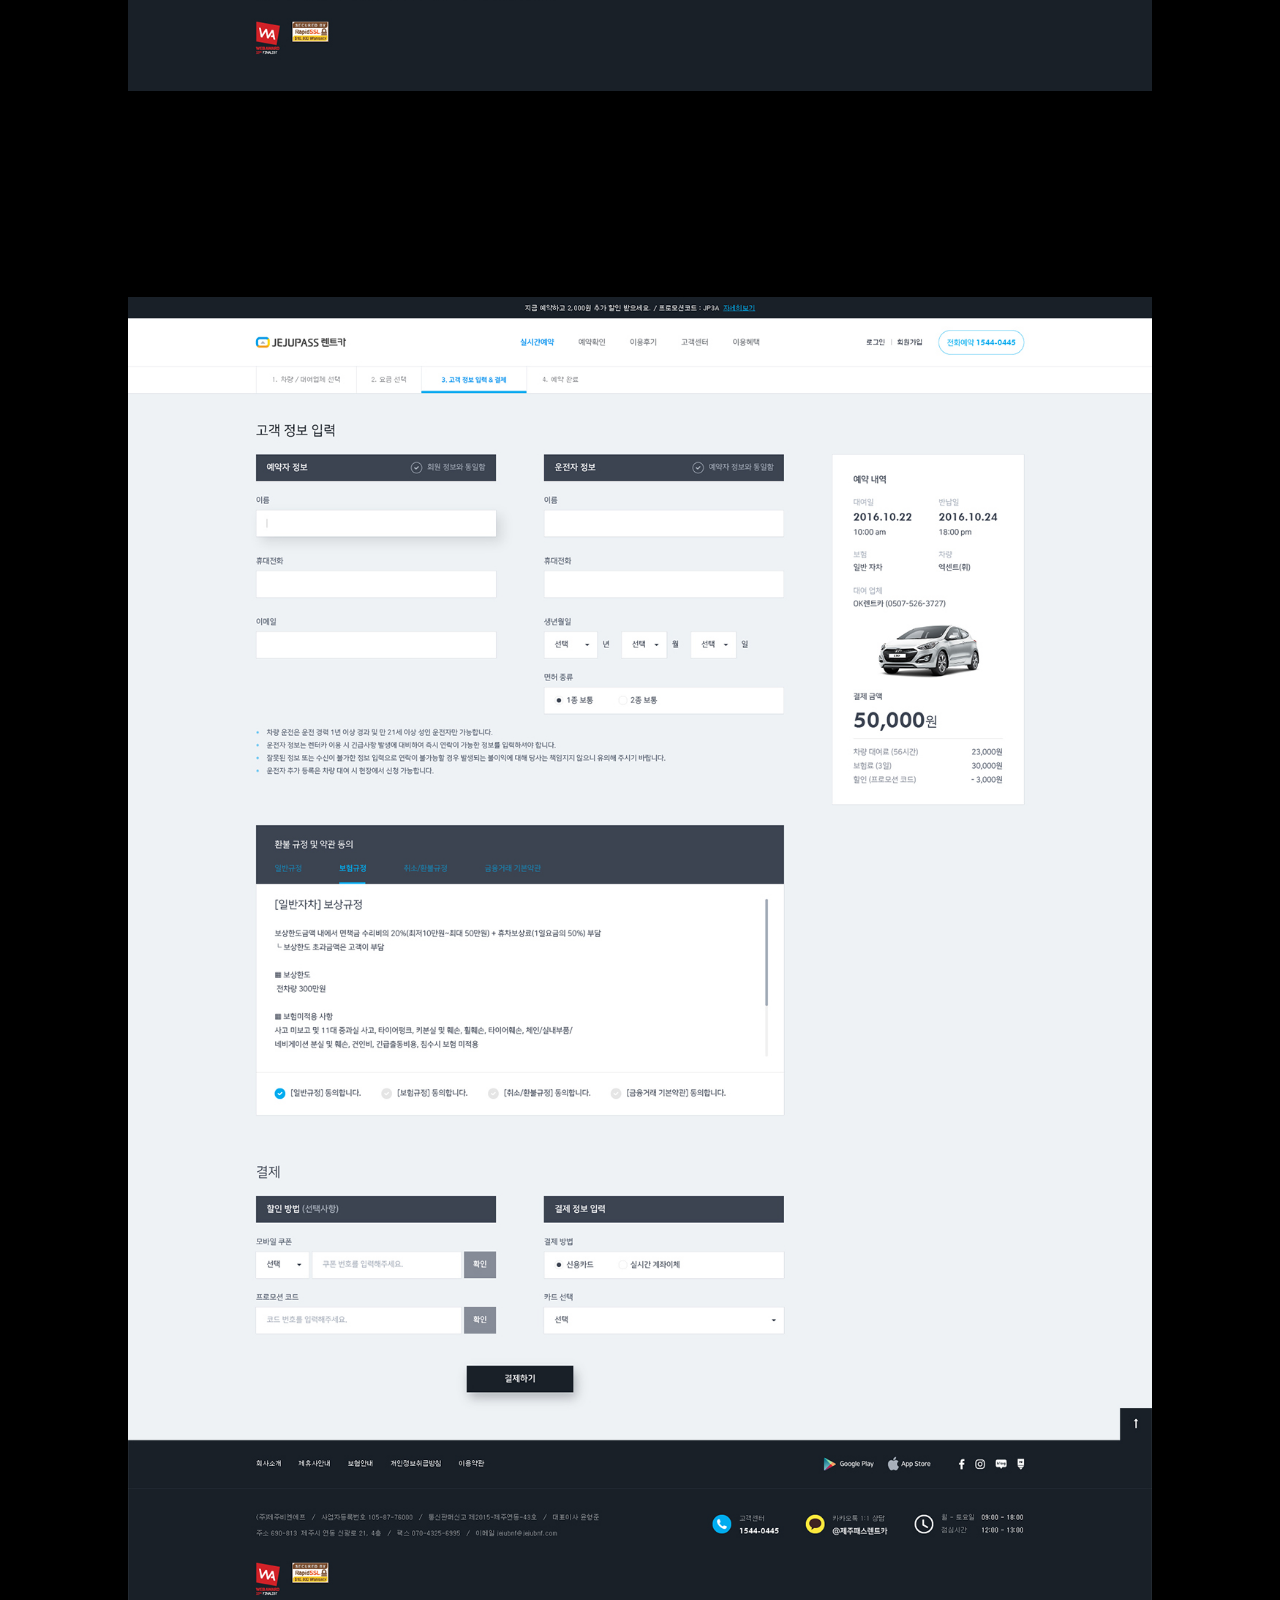
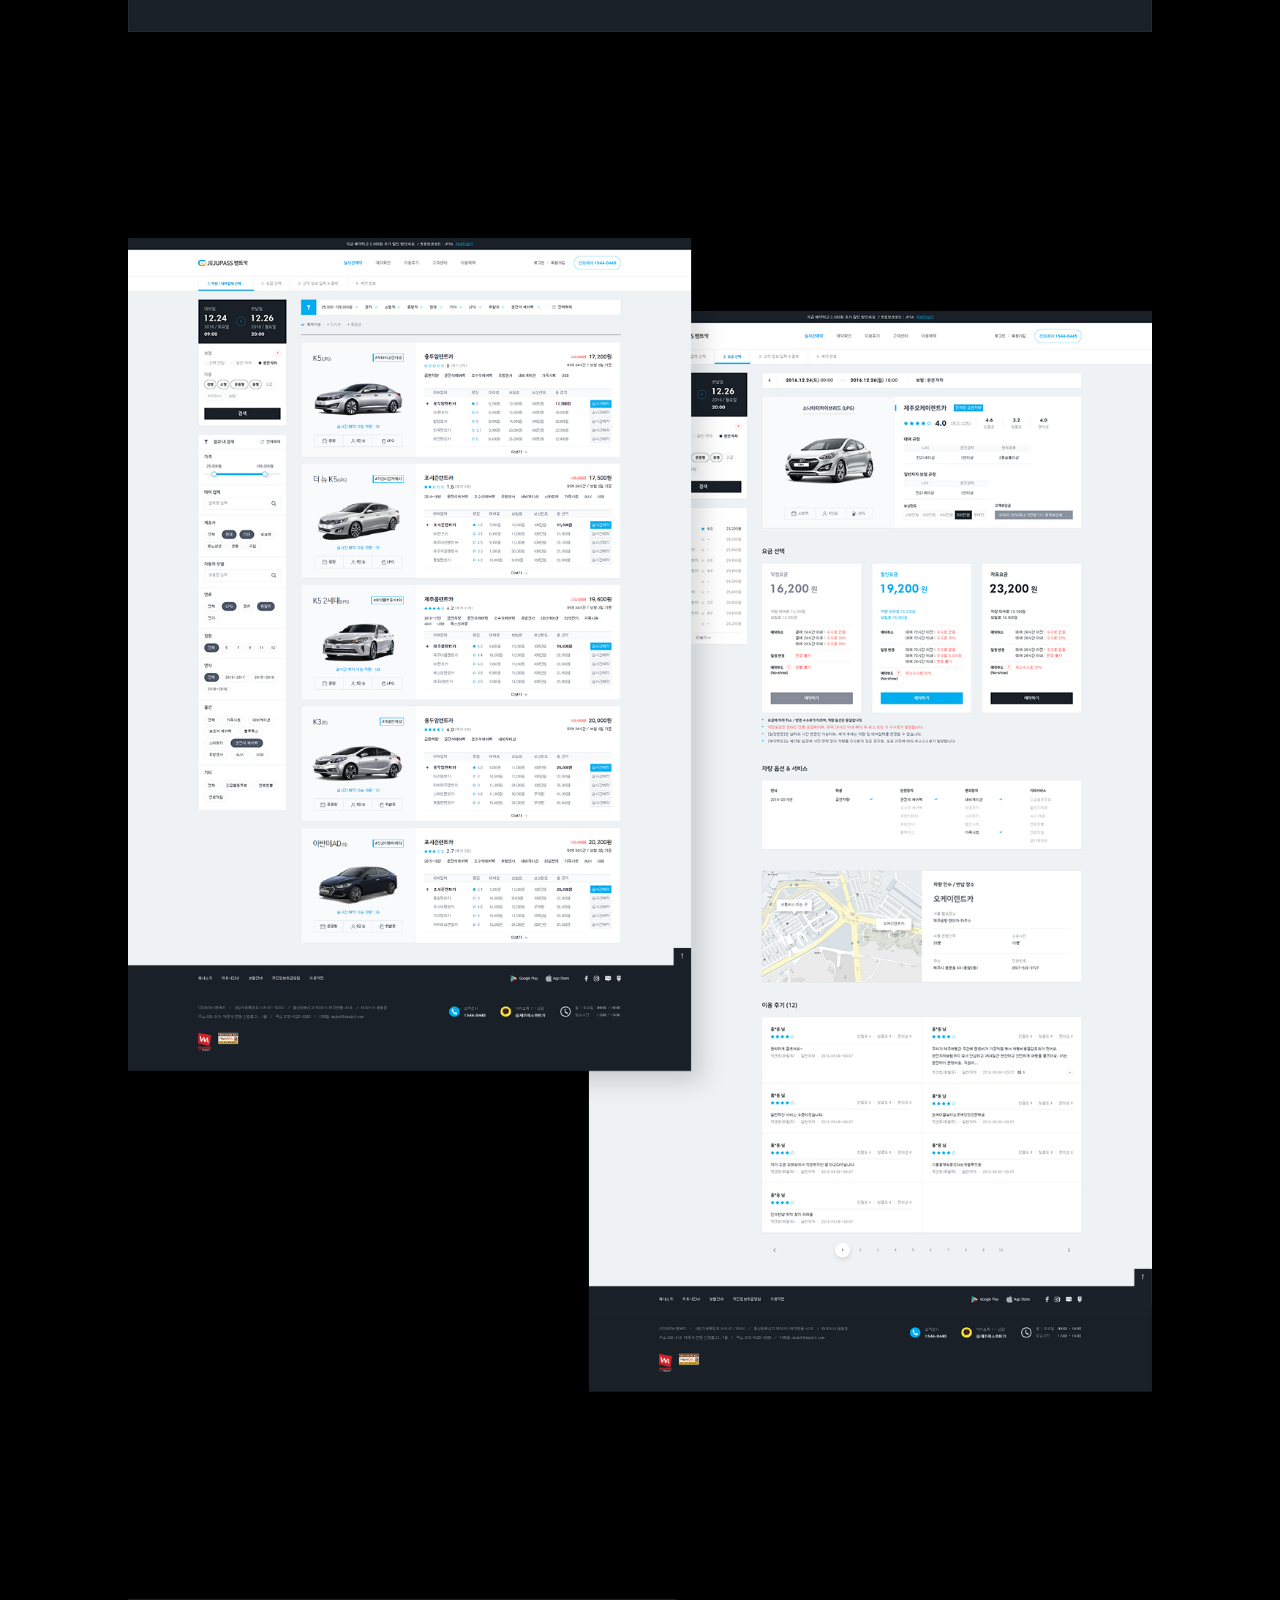
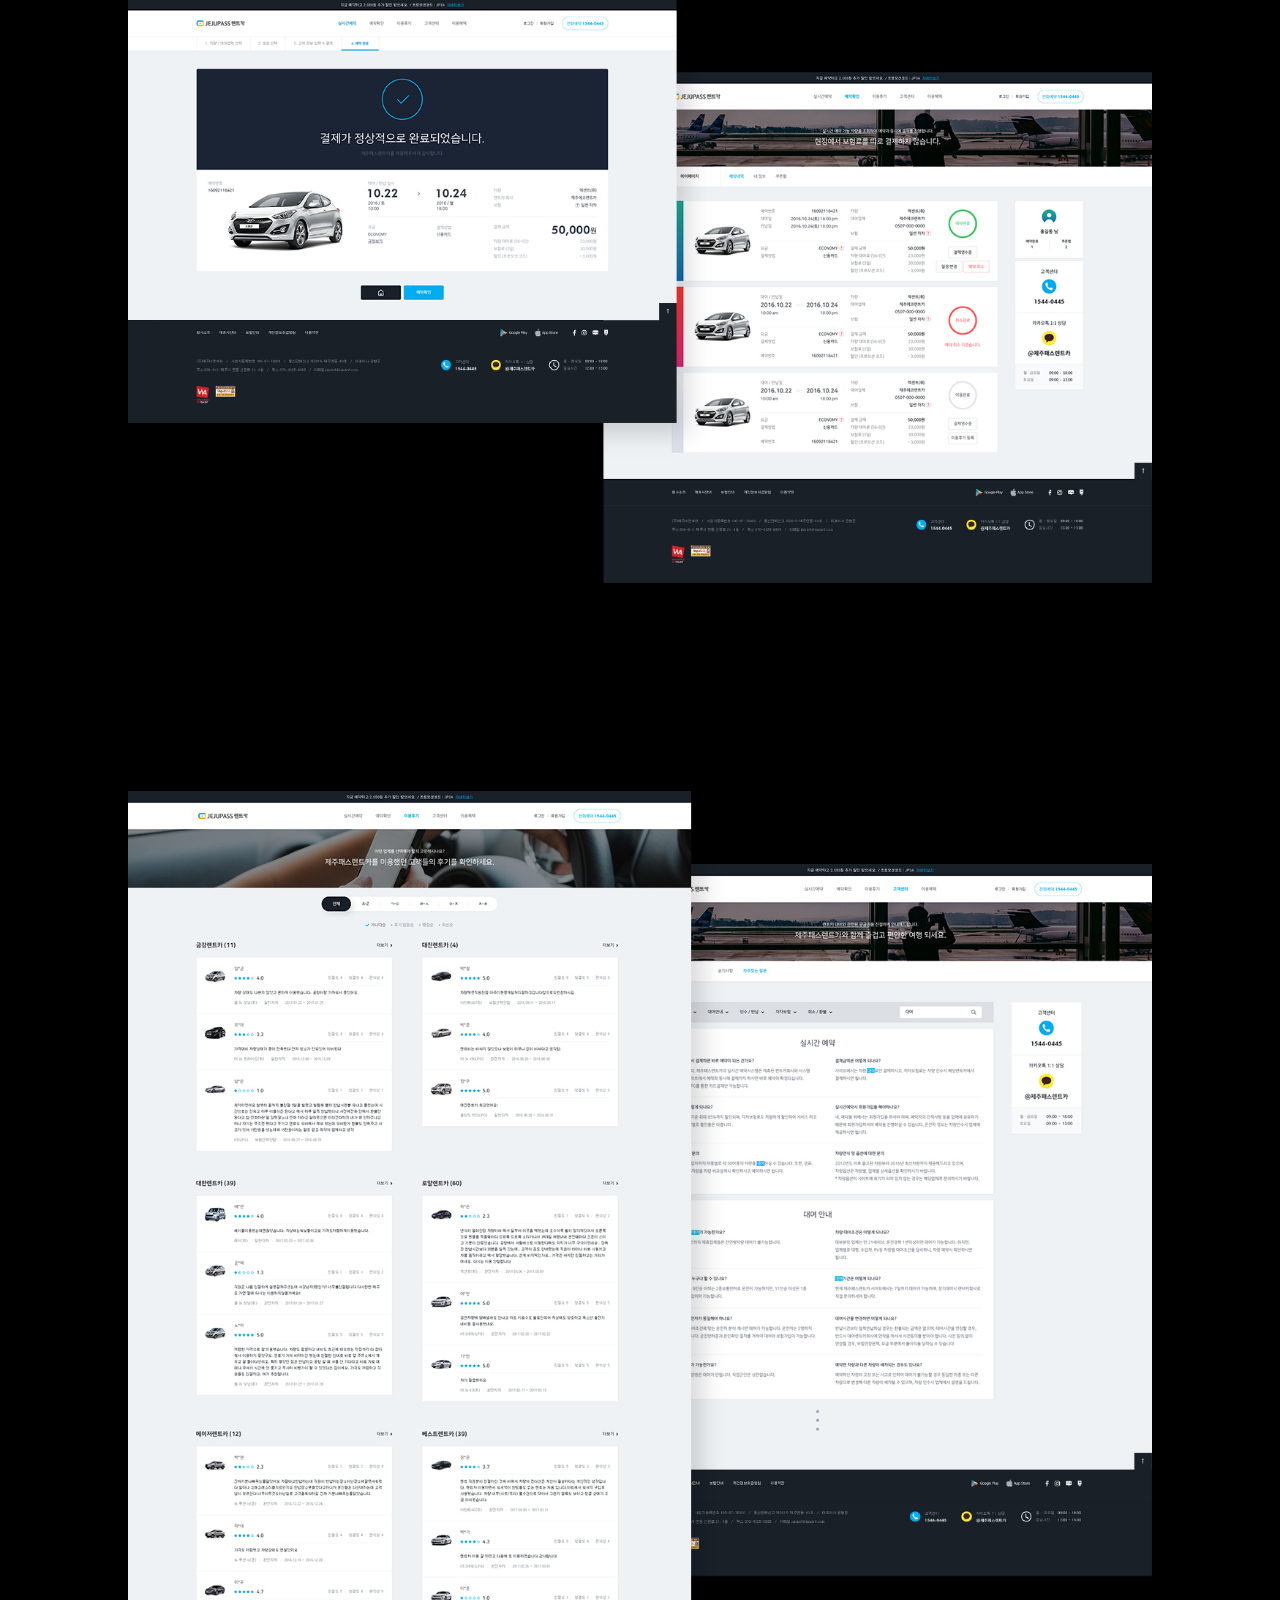
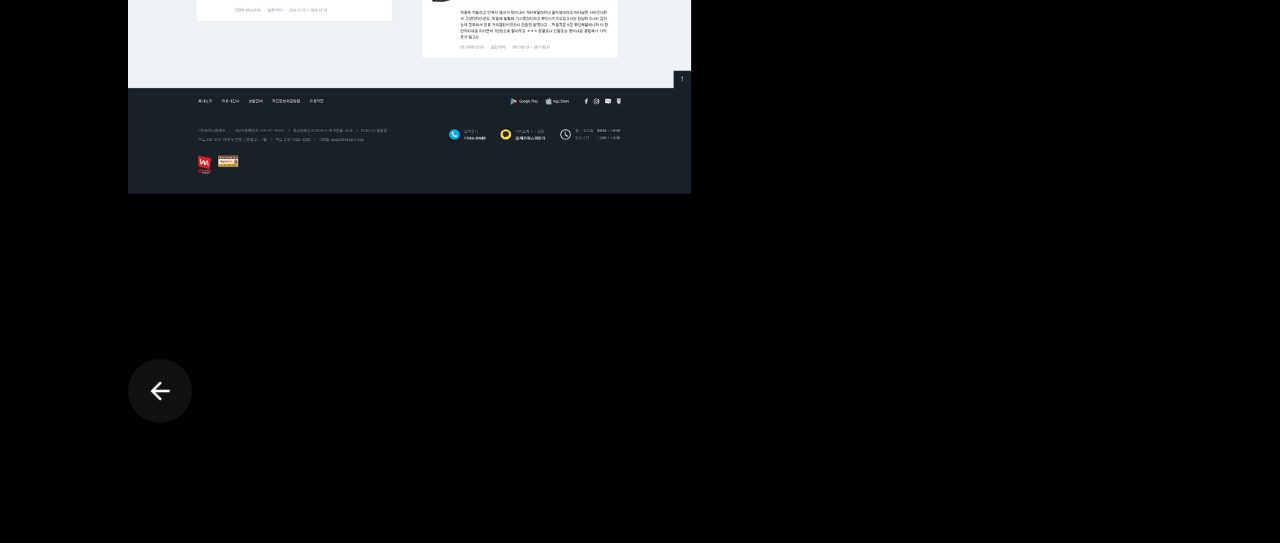
<file: view-rentcar.html>
<!doctype html>
<html lang="ko">
<head>
<meta charset="utf-8">
<meta name="format-detection" content="telephone=no">
<meta http-equiv="X-UA-Compatible" content="IE=Edge">
<meta name="viewport" content="width=device-width, initial-scale=1.0">
<meta name="robots" content="ALL">
<meta name="googlebot" content="ALL">
<meta name="description" content="hello, I am K. html markup developer and web ui design">
<meta name="keywords" content="html,css,scss,markup,developer">
<meta name="Reply-To" content="wwwbykei@gmail.com">
<meta name="author" content="kei">

<link rel="apple-touch-icon" sizes="180x180" href="images/favicon/apple-touch-icon.png">
<link rel="icon" type="image/png" sizes="32x32" href="images/favicon/favicon-32x32.png">
<link rel="icon" type="image/png" sizes="16x16" href="images/favicon/favicon-16x16.png">
<link rel="manifest" href="images/favicon/site.webmanifest">
<link rel="mask-icon" href="images/favicon/safari-pinned-tab.svg" color="#000000">
<meta name="msapplication-TileColor" content="#000000">
<meta name="theme-color" content="#000000">

<meta property="og:site_name" content="k &dash; html markup developer">
<meta property="og:title" content="html markup portfolio by kei">
<meta property="og:description" content="hello, I am K. html markup developer and web ui design">
<meta property="og:type" content="website">
<meta property="og:url" content="https://wwwbykei.github.io/works">
<meta property="og:image" content="https://wwwbykei.github.io/works/images/favicon/ogImage.png">

<title>제주패스렌트카 &dash; by k</title>
<link rel="stylesheet" href="css/style.css">
<!--[if lt IE 9]>
<script src="js/respond.min.js"></script>
<script src="js/IE9.js"></script>
<![endif]-->
</head>

<body class="page-view">

<div class="page-title">
	<div class="wrap>">
		<h1>제주패스렌트카</h1>
		<p>HTML markup, UI design</p>
	</div>
</div>

<div class="wrap">
	<ul class="list">
		<li>
			<img src="images/rent-10.jpg" alt="">
		</li>
		<li>
			<img src="images/rent-20.jpg" alt="">
		</li>
		<li>
			<img src="images/rent-30.png" alt="">
		</li>
		<li>
			<img src="images/rent-40.png" alt="">
		</li>
		<li>
			<img src="images/rent-50.png" alt="">
		</li>
	</ul>

	<a href="index.html" class="btn-icon icon-arrow-backward">목록으로</a>
</div>

</body>
</html>
</file>
<file: css/style.css>
@charset "UTF-8";
@import url("https://fonts.googleapis.com/css?family=Montserrat:100,600|Noto+Sans+KR:400,500,700&display=swap&subset=korean");
/* etc */
* { -webkit-overflow-scrolling: touch; }

*, *::before, *::after { -webkit-box-sizing: border-box; box-sizing: border-box; }

html, body { min-height: 100%; }

html { scroll-behavior: smooth; -webkit-text-size-adjust: none; }

body { background-color: #000; font-size: 14px; font-family: "Apple SD Gothic Neo", "애플 SD 산돌고딕 Neo", "Montserrat", "Noto Sans KR", "Spoqa Han Sans Neo", "Spoqa Han Sans", "나눔고딕", "NanumGothic", "맑은 고딕", "Malgun Gothic", "돋움", Dotum, sans-serif; font-weight: 400; color: #fff; }

body, div, dl, dt, dd, ul, ol, li, h1, h2, h3, h4, h5, h6, pre, code, fieldset, form, legend, p, blockquote, th, td, label, input, select, textarea, button, a { margin: 0; padding: 0; }

a, h1, h2, h2, h3, h4, h5, h6, label, input, textarea, select, button, small, p, span, dl, ul, ol, th, td, address, em, i, strong { font-size: inherit; font-family: inherit; font-weight: inherit; line-height: 1.5; color: inherit; }

dl, ol, ul, li { list-style: none; }

h1, h2, h2, h3, h4, h5, h6, address, em, i, strong, th { font-style: normal; }

a { text-decoration: none; }

img { border: 0; }

fieldset { border: none; }

select { vertical-align: middle; }

a:focus, button:focus, textarea:focus, input:focus, select:focus, li:focus { outline: none; }

a, button, select { cursor: pointer; }

input[type=button], input[type=submit], select { border: none; background: none; }

input[type=text], input[type=password], input[type=search], input[type=number], input[type=email], input[type=tel], input[type=file], input[type=date], select, textarea { -webkit-appearance: none; border-radius: 0; -webkit-border-radius: 0; }

select { -webkit-appearance: none; -moz-appearance: none; appearance: none; }

select::-ms-expand { display: none; }

button { border: none; background: transparent; }

table { border-spacing: 0; }

#system-top { position: absolute; top: 0; left: 0; }

.wrap { position: relative; min-width: 320px; max-width: 1520px; margin-right: 20px; margin-left: 20px; }

@media screen and (min-width: 768px) and (max-width: 1059px) { .wrap { margin-right: 40px; margin-left: 40px; } }

@media screen and (min-width: 1060px) and (max-width: 1679px) { .wrap { margin-right: 10%; margin-left: 10%; } }

@media screen and (min-width: 1680px) { .wrap { margin-right: auto; margin-left: auto; } }

.btn-icon { display: block; width: 64px; height: 64px; margin-top: 120px; margin-bottom: 120px; border-radius: 50%; background: #111; background-size: 20px; background-position: 50% 50%; overflow: hidden; text-indent: -9999px; color: transparent; text-shadow: none; }

@media screen and (min-width: 1680px) { .btn-icon { width: 120px; height: 120px; margin-top: 240px; margin-bottom: 240px; background-size: 32px; } }

.btn-icon:hover { opacity: .6; }

img, video { max-width: 100%; height: auto; }

.icon-arrow-upward { background-image: url(../images/icon/arrow-upward.png); background-repeat: no-repeat; }

.icon-arrow-backward { background-image: url(../images/icon/arrow-backward.png); background-repeat: no-repeat; }

.page-title { padding-top: 96px; padding-bottom: 96px; font-weight: 100; }

@media screen and (min-width: 1060px) { .page-title { padding-top: 200px; padding-bottom: 200px; } }

.page-title p { opacity: .4; }

.page-list { padding-top: 40px; color: #fff; }

@media screen and (min-width: 1060px) { .page-list { padding-top: 80px; } }

.page-list a[href^="mailto"] { float: right; text-align: right; font-size: 20px; font-weight: 600; }

@media screen and (min-width: 1060px) { .page-list a[href^="mailto"] { font-size: 40px; } }

.page-list .page-title { clear: both; float: left; font-size: 32px; }

@media screen and (min-width: 1060px) { .page-list .page-title { font-size: 64px; } }

.page-list .list { clear: both; }

@media screen and (min-width: 768px) { .page-list .list { overflow: hidden; } }

.page-list .list_item { position: relative; padding: 24px; background: #111; background-position: 50% 50%; font-weight: 600; }

@media screen and (min-width: 1060px) { .page-list .list_item { padding: 48px; } }

.page-list .list_item:after { content: ""; display: block; padding-bottom: 100%; }

@media screen and (max-width: 767px) { .page-list .list_item:not(:first-child) { margin-top: 40px; } }

@media screen and (min-width: 768px) { .page-list .list_item:nth-child(n+3) { margin-top: 5.2%; } }

@media screen and (min-width: 768px) { .page-list .list_item:nth-child(2n) { margin-left: 5.2%; } }

@media screen and (min-width: 768px) { .page-list .list_item { display: -webkit-box; display: -ms-flexbox; display: flex; -webkit-box-align: center; -ms-flex-align: center; align-items: center; -webkit-box-pack: center; -ms-flex-pack: center; justify-content: center; float: left; width: 47.4%; }
  .page-list .list_item:before { content: ''; display: block; position: absolute; top: 0; right: 0; bottom: 0; left: 0; background-color: #111; opacity: 0; z-index: 1; } }

@media screen and (min-width: 768px) { .page-list .list_item:hover:before { content: ''; transition: opacity 0.2s; -webkit-transition: opacity 0.2s; opacity: .9; }
  .page-list .list_item:hover div { display: block; z-index: 10; } }

@media screen and (min-width: 768px) { .page-list .list_item div { display: none; } }

@media screen and (min-width: 768px) { .page-list .list_item div a { margin: 0 16px; padding: 8px; border-bottom: 1px solid rgba(255, 255, 255, 0.2); font-size: 14px; text-align: center; font-family: 'Montserrat'; }
  .page-list .list_item div a:hover { border-bottom: 1px solid #fff; } }

@media screen and (max-width: 767px) { .page-list .list_item div a:first-child { overflow: hidden; text-indent: -9999px; color: transparent; text-shadow: none; position: absolute; top: 0; right: 0; bottom: 0; left: 0; z-index: 10; } }

@media screen and (max-width: 767px) { .page-list .list_item div a:last-child { display: none; } }

.page-list .list_item p { position: absolute; top: 24px; right: 24px; left: 24px; font-size: 12px; opacity: .4; }

@media screen and (min-width: 1060px) { .page-list .list_item p { top: 48px; right: 48px; left: 48px; } }

.page-list .list_item h3 { overflow: hidden; position: absolute; right: 24px; bottom: 24px; left: 24px; }

@media screen and (min-width: 1060px) { .page-list .list_item h3 { right: 48px; bottom: 48px; left: 48px; } }

.page-list .list_item-ehouse { background-image: url(../images/ehouse.png); background-repeat: no-repeat; background-size: 44%; }

.page-list .list_item-archive { background-image: url(../images/archive.png); background-repeat: no-repeat; background-size: 83%; }

.page-list .list_item-datahub { background-image: url(../images/datahub.png); background-repeat: no-repeat; background-size: 55%; }

.page-list .list_item-rentcar { background-image: url(../images/rentcar.png); background-repeat: no-repeat; background-size: 66%; }

.page-list .list_item-marathon { background-image: url(../images/marathon.png); background-repeat: no-repeat; background-size: 26%; }

.page-list .list_item-cm { background-image: url(../images/cm.png); background-repeat: no-repeat; background-size: 33%; }

.page-list .list_item-bigdata { background-image: url(../images/bigdata.png); background-repeat: no-repeat; background-size: 65%; }

.page-list .list_item-dashboard { background-image: url(../images/dashboard.png); background-repeat: no-repeat; background-size: 61%; }

.page-list .btn-icon { margin-right: auto; margin-left: auto; }

.page-view .page-title { background-color: #111; font-size: 20px; text-align: center; }

@media screen and (min-width: 1060px) { .page-view .page-title { font-size: 40px; } }

.page-view .list li { margin-top: 96px; text-align: center; }

@media screen and (min-width: 1060px) { .page-view .list li { margin-top: 200px; } }
</file>
